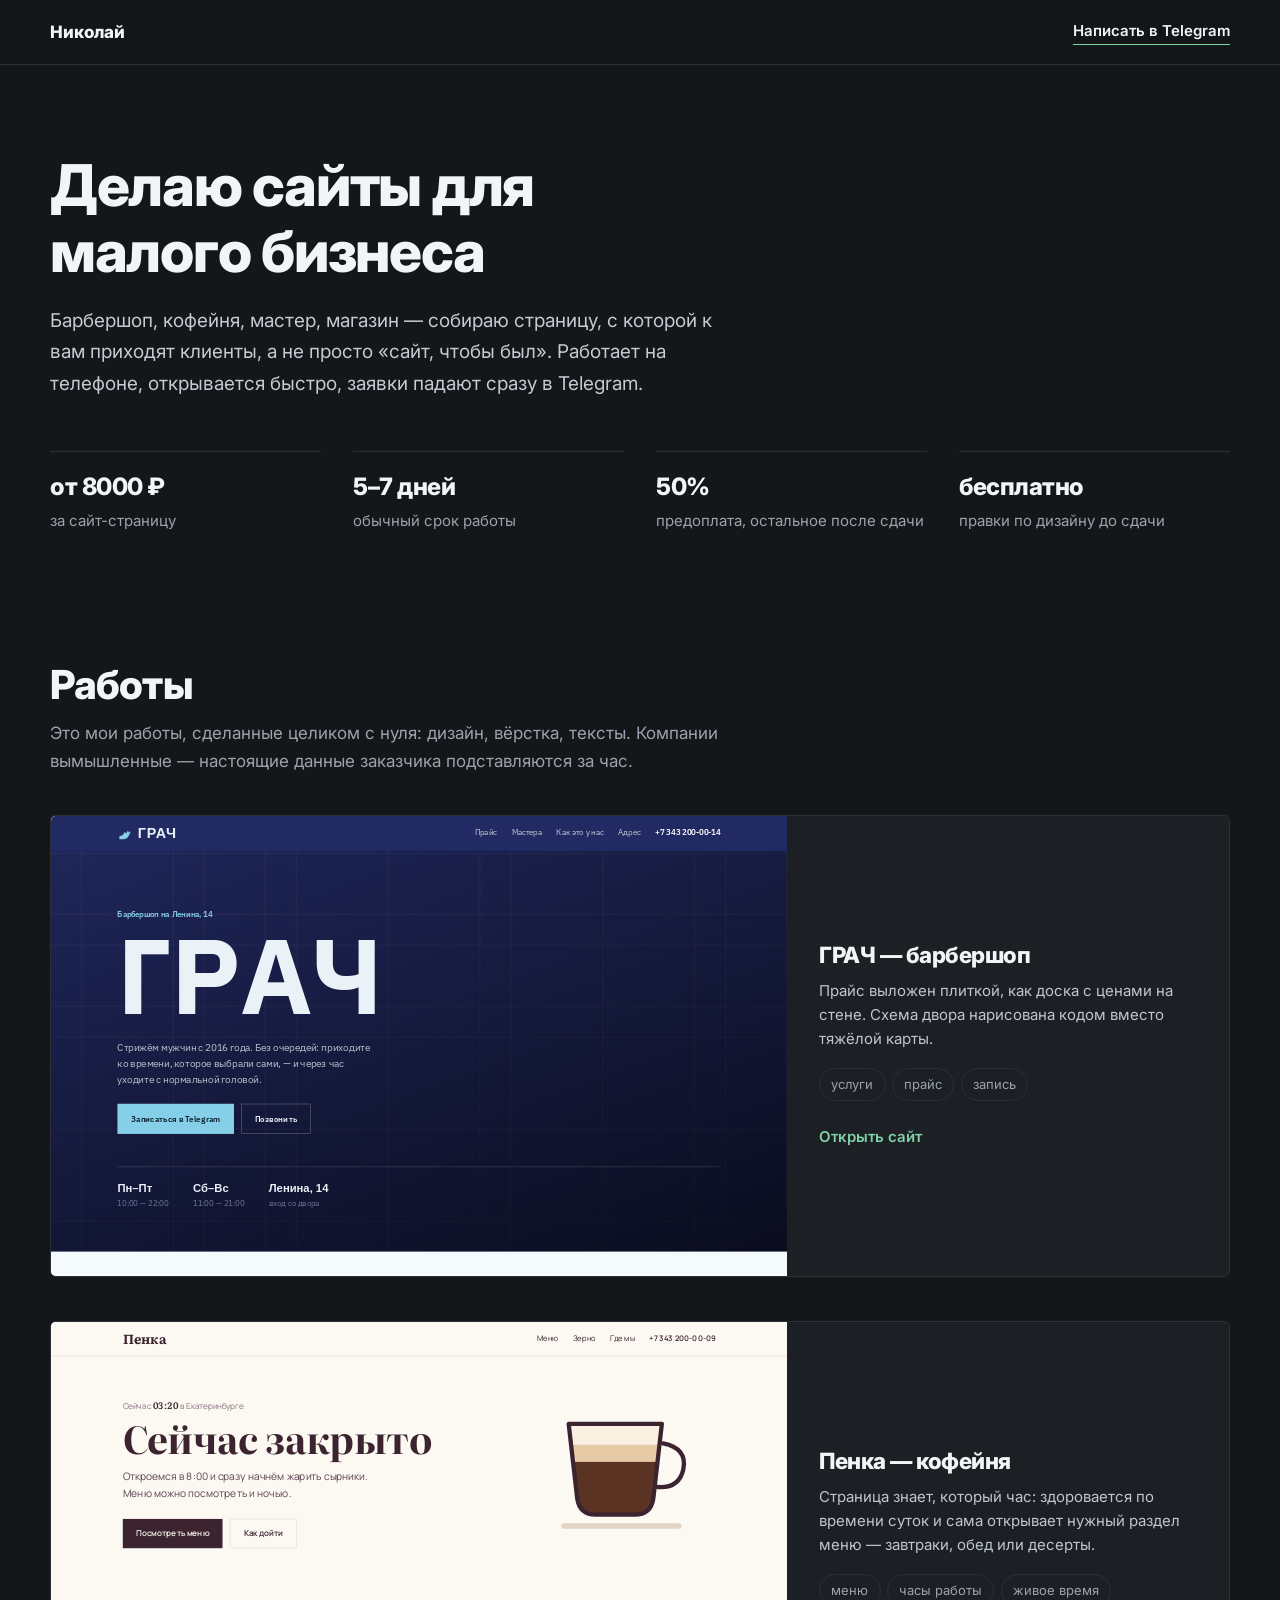
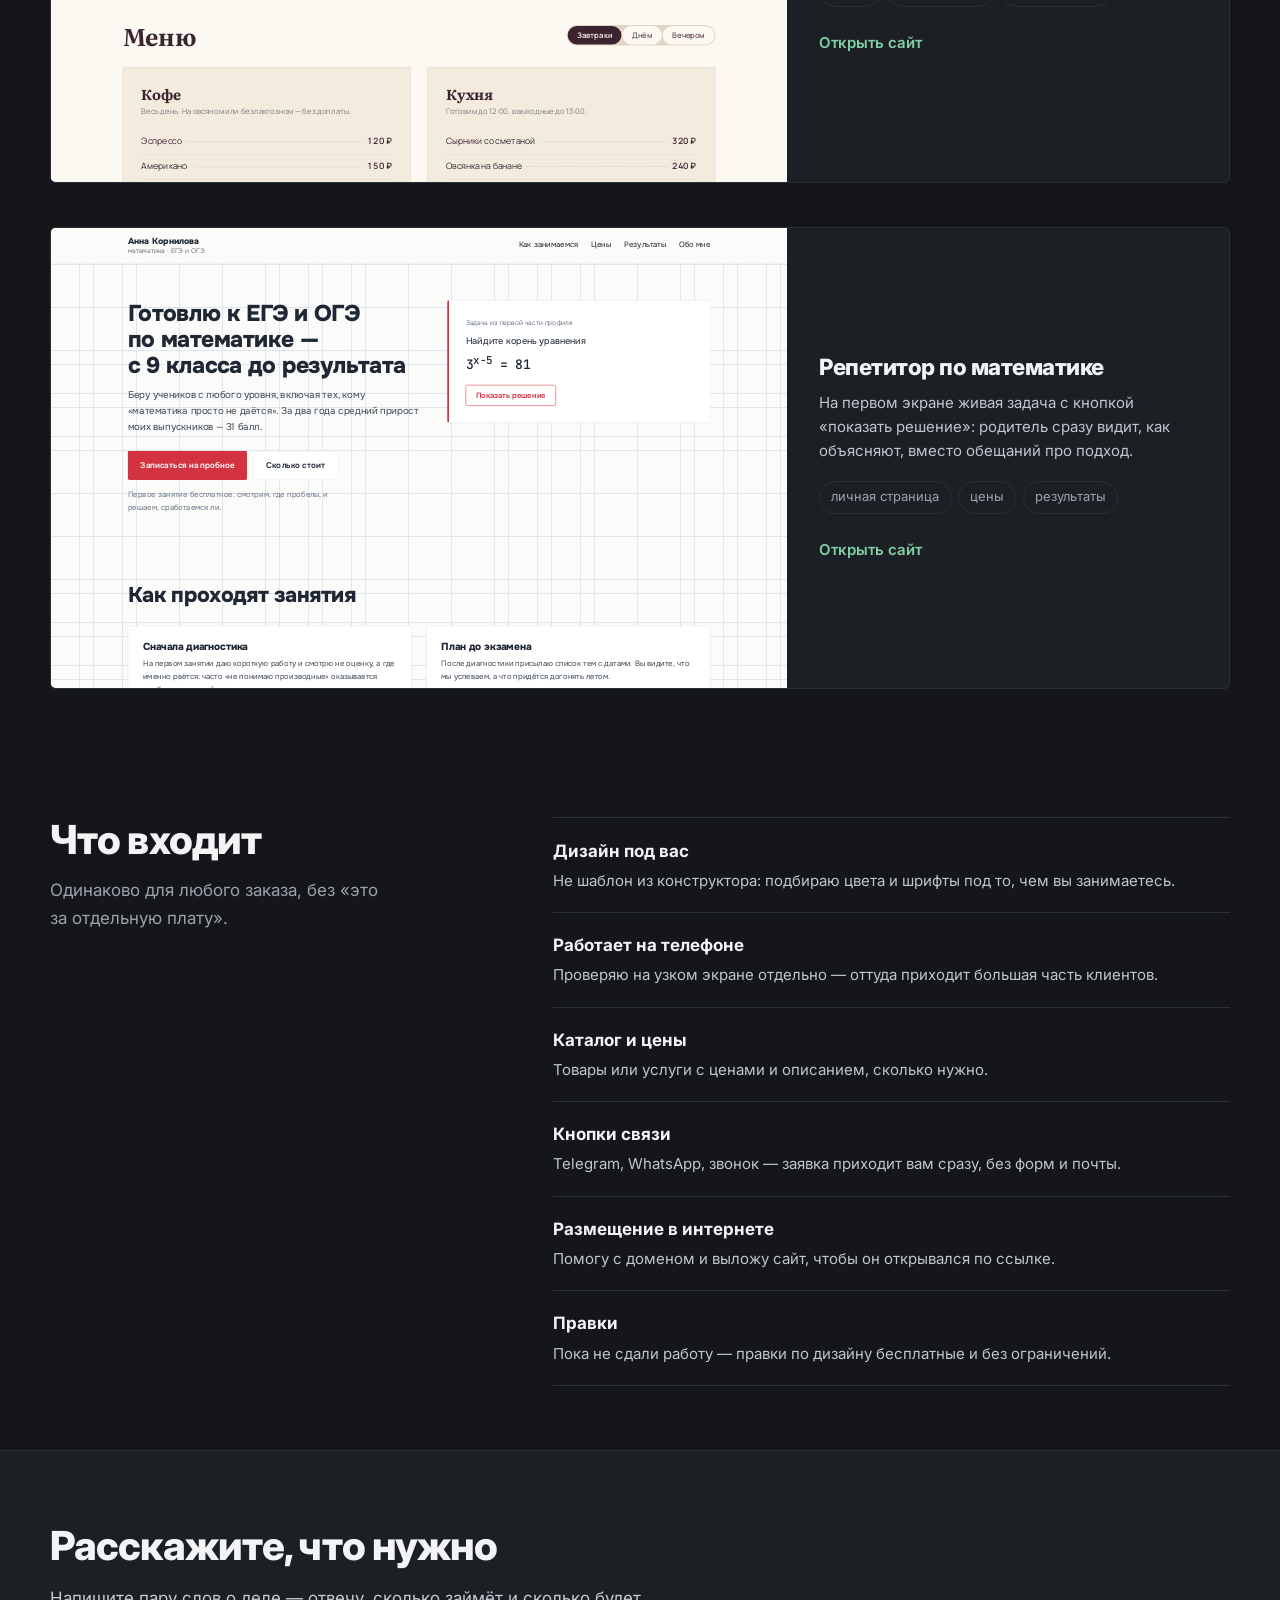
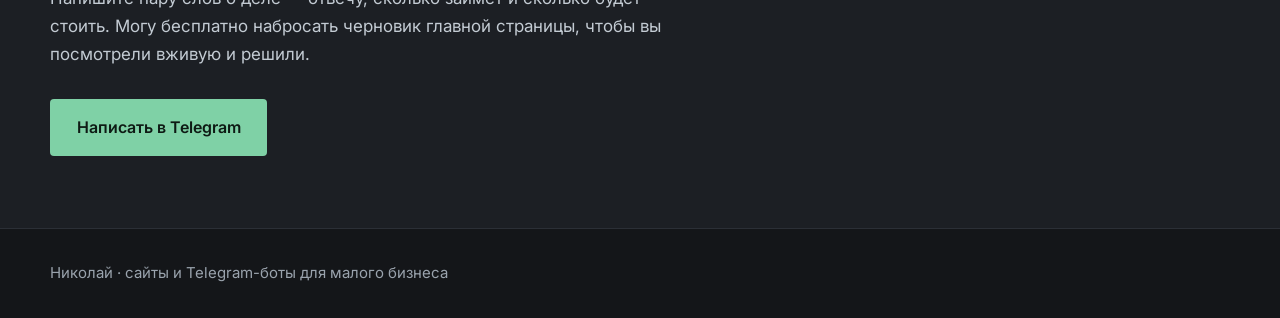
<file: index.html>
<!doctype html>
<html lang="ru">
<head>
<meta charset="utf-8">
<meta name="viewport" content="width=device-width, initial-scale=1">
<title>Николай — сайты для малого бизнеса</title>
<meta name="description" content="Делаю сайты и Telegram-ботов для малого бизнеса: дизайн, вёрстка, мобильная версия. Срок 5–7 дней, от 8000 ₽.">
<link rel="preconnect" href="https://fonts.googleapis.com">
<link rel="preconnect" href="https://fonts.gstatic.com" crossorigin>
<link href="https://fonts.googleapis.com/css2?family=Inter:wght@400;500;600;800&display=swap" rel="stylesheet">
<link rel="stylesheet" href="portfolio.css">
</head>
<body>

<a class="skip" href="#works">К работам</a>

<header class="bar">
  <div class="bar__in">
    <!-- ИМЯ: поменяй здесь -->
    <span class="bar__nm">Николай</span>
    <!-- КОНТАКТ: поменяй ссылку и текст на свой Telegram -->
    <a class="bar__tg" href="https://t.me/nikolay237">Написать в Telegram</a>
  </div>
</header>

<main>

  <section class="lead">
    <div class="wrap">
      <h1>Делаю сайты для малого бизнеса</h1>
      <p class="lead__p">Барбершоп, кофейня, мастер, магазин — собираю страницу, с которой
        к вам приходят клиенты, а не просто «сайт, чтобы был». Работает на телефоне,
        открывается быстро, заявки падают сразу в Telegram.</p>

      <dl class="facts">
        <div><dt>от 8000 ₽</dt><dd>за сайт-страницу</dd></div>
        <div><dt>5–7 дней</dt><dd>обычный срок работы</dd></div>
        <div><dt>50%</dt><dd>предоплата, остальное после сдачи</dd></div>
        <div><dt>бесплатно</dt><dd>правки по дизайну до сдачи</dd></div>
      </dl>
    </div>
  </section>

  <section class="works" id="works">
    <div class="wrap">
      <h2 class="h2">Работы</h2>
      <p class="h2sub">Это мои работы, сделанные целиком с нуля: дизайн, вёрстка,
        тексты. Компании вымышленные — настоящие данные заказчика подставляются за час.</p>

      <div class="grid">

        <article class="work">
          <a class="work__view" href="./barbershop/index.html" target="_blank" rel="noopener">
            <div class="work__frame">
              <iframe src="./barbershop/index.html" title="Сайт барбершопа ГРАЧ"
                      loading="lazy" tabindex="-1" scrolling="no"></iframe>
            </div>
          </a>
          <div class="work__txt">
            <h3>ГРАЧ — барбершоп</h3>
            <p>Прайс выложен плиткой, как доска с ценами на стене. Схема двора нарисована
              кодом вместо тяжёлой карты.</p>
            <ul class="tags"><li>услуги</li><li>прайс</li><li>запись</li></ul>
            <a class="work__go" href="./barbershop/index.html" target="_blank" rel="noopener">Открыть сайт</a>
          </div>
        </article>

        <article class="work">
          <a class="work__view" href="./penka/index.html" target="_blank" rel="noopener">
            <div class="work__frame">
              <iframe src="./penka/index.html" title="Сайт кофейни Пенка"
                      loading="lazy" tabindex="-1" scrolling="no"></iframe>
            </div>
          </a>
          <div class="work__txt">
            <h3>Пенка — кофейня</h3>
            <p>Страница знает, который час: здоровается по времени суток и сама открывает
              нужный раздел меню — завтраки, обед или десерты.</p>
            <ul class="tags"><li>меню</li><li>часы работы</li><li>живое время</li></ul>
            <a class="work__go" href="./penka/index.html" target="_blank" rel="noopener">Открыть сайт</a>
          </div>
        </article>

        <article class="work">
          <a class="work__view" href="./repetitor/index.html" target="_blank" rel="noopener">
            <div class="work__frame">
              <iframe src="./repetitor/index.html" title="Сайт репетитора по математике"
                      loading="lazy" tabindex="-1" scrolling="no"></iframe>
            </div>
          </a>
          <div class="work__txt">
            <h3>Репетитор по математике</h3>
            <p>На первом экране живая задача с кнопкой «показать решение»: родитель сразу
              видит, как объясняют, вместо обещаний про подход.</p>
            <ul class="tags"><li>личная страница</li><li>цены</li><li>результаты</li></ul>
            <a class="work__go" href="./repetitor/index.html" target="_blank" rel="noopener">Открыть сайт</a>
          </div>
        </article>

      </div>
    </div>
  </section>

  <section class="what">
    <div class="wrap what__in">
      <div>
        <h2 class="h2">Что входит</h2>
        <p class="what__lead">Одинаково для любого заказа, без «это за отдельную плату».</p>
      </div>
      <ul class="what__list">
        <li><b>Дизайн под вас</b>Не шаблон из конструктора: подбираю цвета и шрифты под то, чем вы занимаетесь.</li>
        <li><b>Работает на телефоне</b>Проверяю на узком экране отдельно — оттуда приходит большая часть клиентов.</li>
        <li><b>Каталог и цены</b>Товары или услуги с ценами и описанием, сколько нужно.</li>
        <li><b>Кнопки связи</b>Telegram, WhatsApp, звонок — заявка приходит вам сразу, без форм и почты.</li>
        <li><b>Размещение в интернете</b>Помогу с доменом и выложу сайт, чтобы он открывался по ссылке.</li>
        <li><b>Правки</b>Пока не сдали работу — правки по дизайну бесплатные и без ограничений.</li>
      </ul>
    </div>
  </section>

  <section class="cta" id="contact">
    <div class="wrap">
      <h2 class="h2 h2--light">Расскажите, что нужно</h2>
      <p class="cta__p">Напишите пару слов о деле — отвечу, сколько займёт и сколько будет
        стоить. Могу бесплатно набросать черновик главной страницы, чтобы вы посмотрели
        вживую и решили.</p>
      <div class="cta__act">
        <!-- КОНТАКТ: поменяй ссылку, если сменишь телеграм -->
        <a class="btn btn--solid" href="https://t.me/nikolay237">Написать в Telegram</a>
      </div>
    </div>
  </section>

</main>

<footer class="foot">
  <div class="wrap">
    <p>Николай · сайты и Telegram-боты для малого бизнеса</p>
  </div>
</footer>

<script src="portfolio.js"></script>
</body>
</html>
</file>
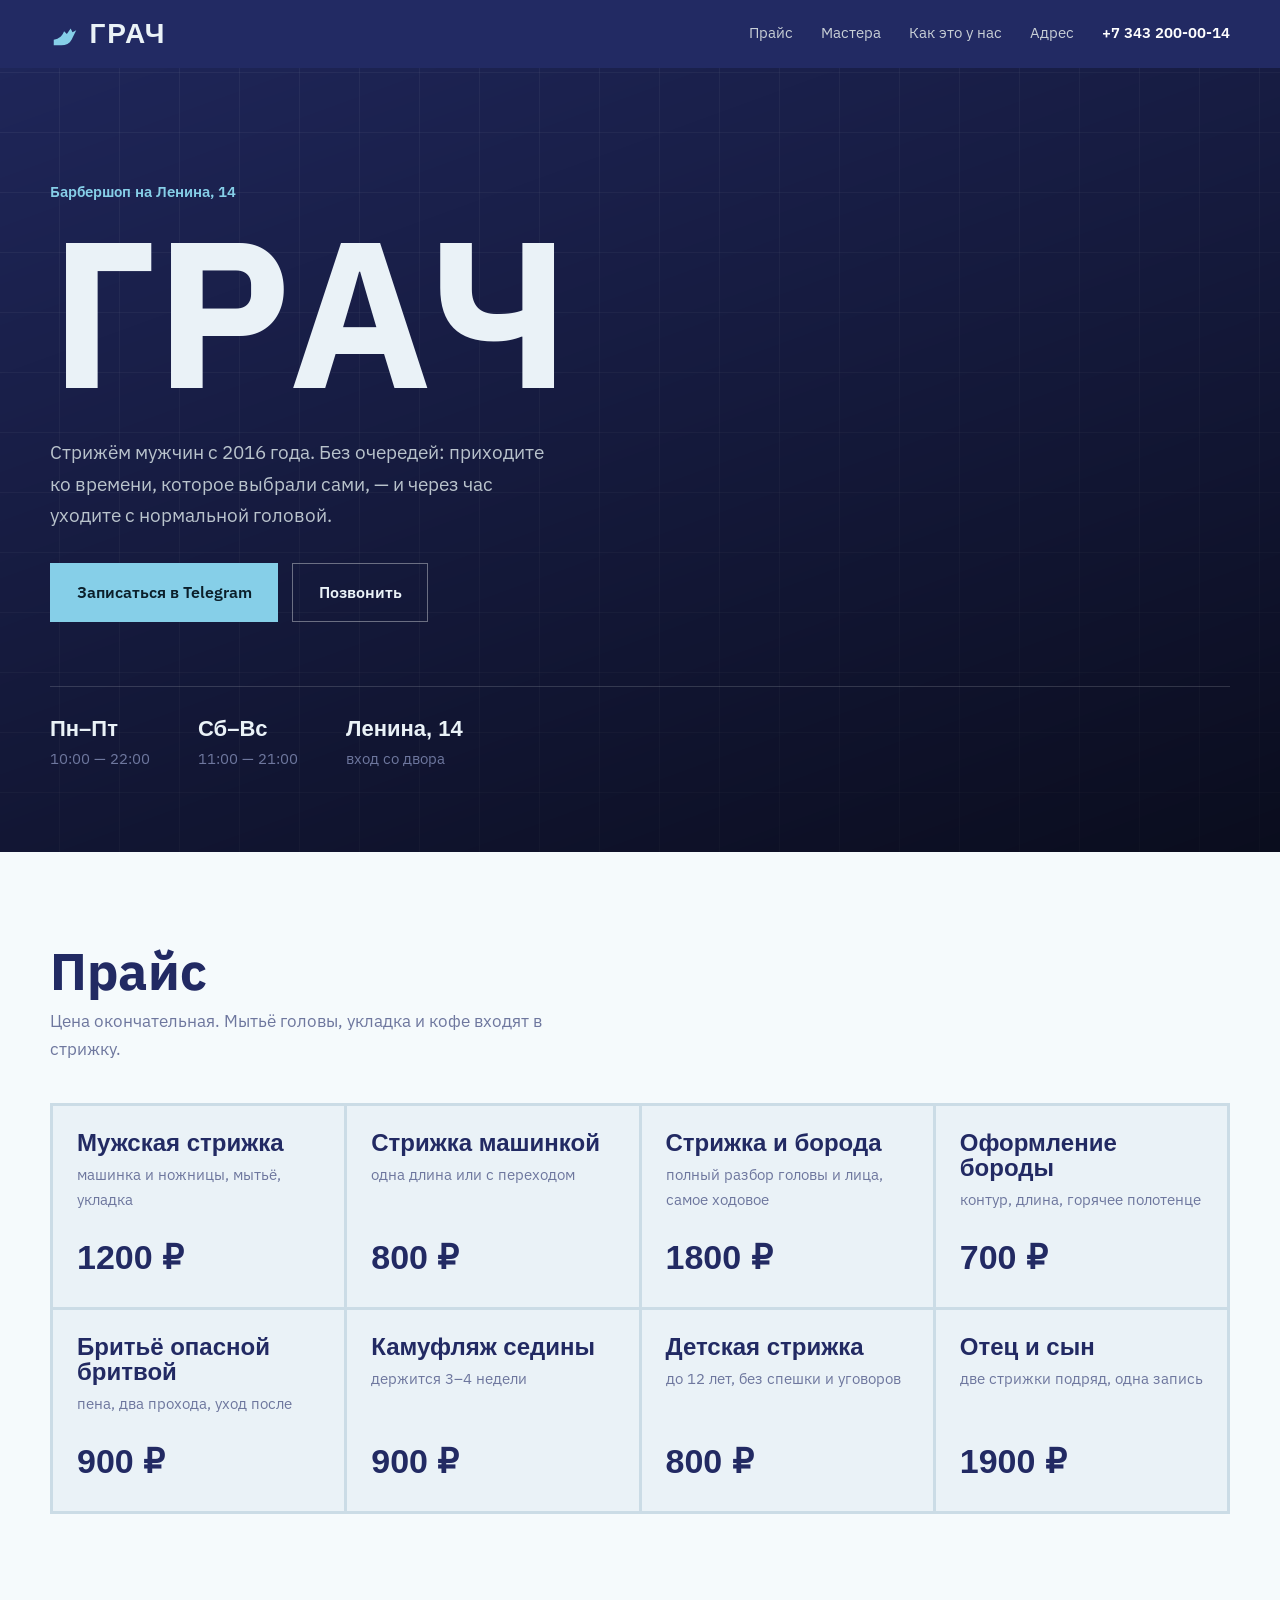
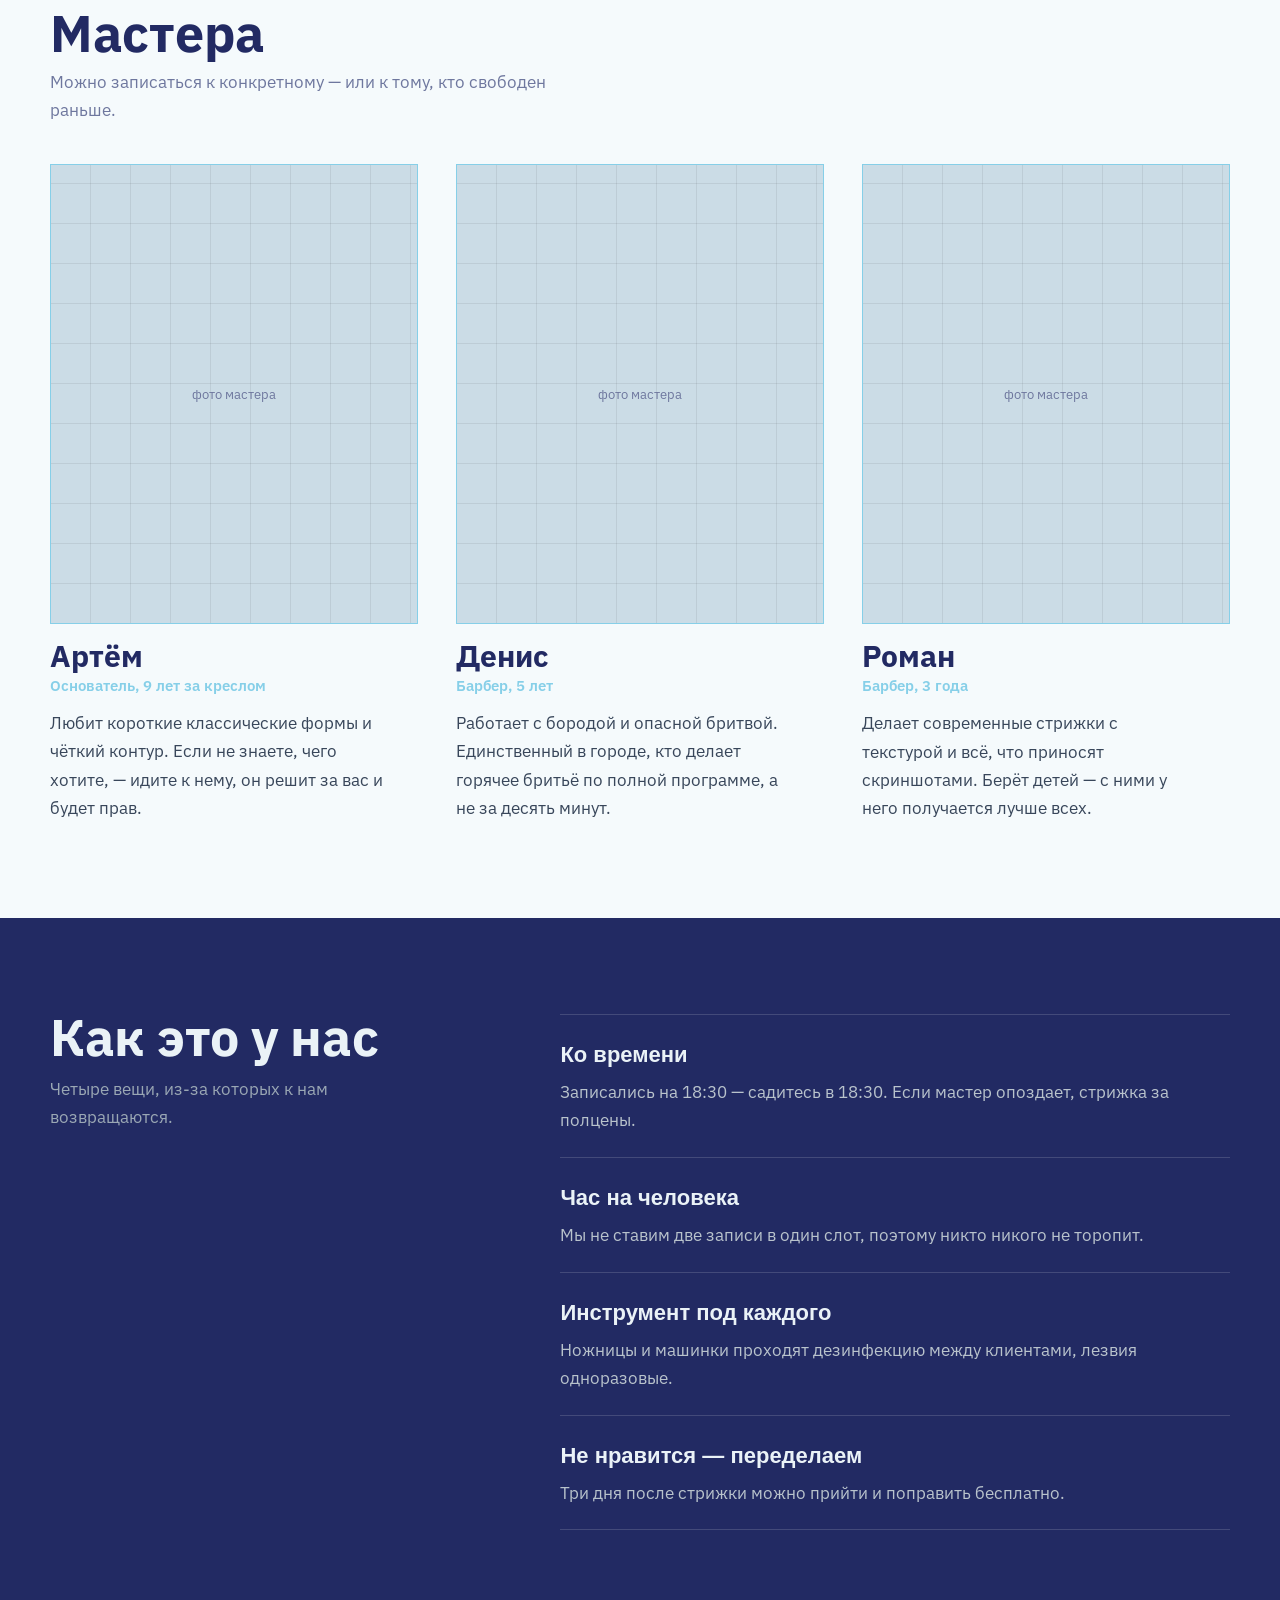
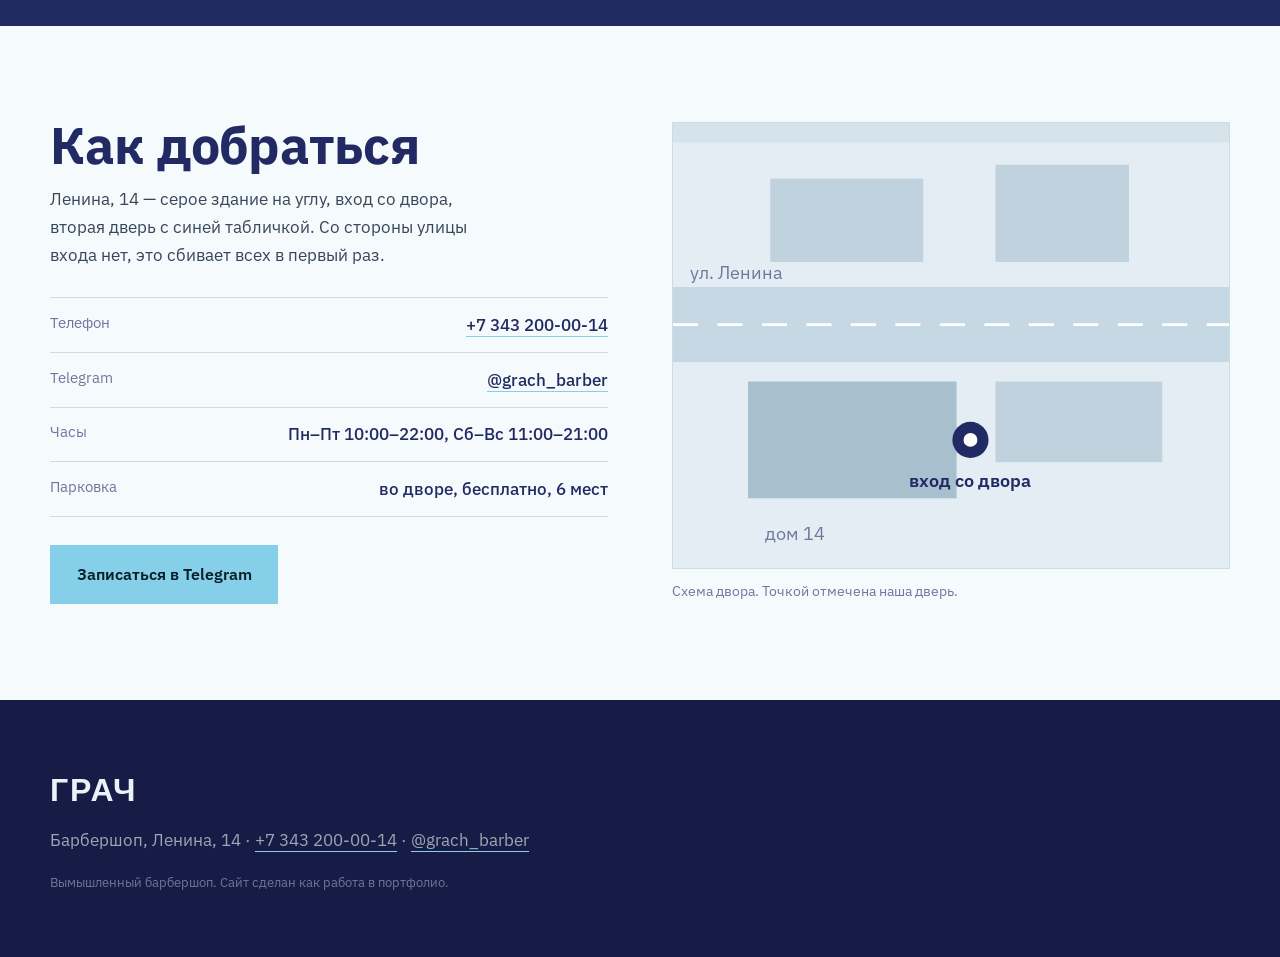
<file: barbershop/index.html>
<!doctype html>
<html lang="ru">
<head>
<meta charset="utf-8">
<meta name="viewport" content="width=device-width, initial-scale=1">
<title>ГРАЧ — барбершоп на Ленина, 14</title>
<meta name="description" content="Барбершоп ГРАЧ: мужские стрижки, борода, бритьё опасной бритвой. Ленина, 14. Запись в Telegram или по телефону.">
<link rel="preconnect" href="https://fonts.googleapis.com">
<link rel="preconnect" href="https://fonts.gstatic.com" crossorigin>
<link href="https://fonts.googleapis.com/css2?family=Big+Shoulders+Display:wght@500;700;900&family=IBM+Plex+Sans:wght@400;500;600&display=swap" rel="stylesheet">
<link rel="stylesheet" href="style.css">
</head>
<body>

<a class="skip" href="#price">К прайсу</a>

<header class="bar">
  <div class="bar__in">
    <a class="mark" href="#top">
      <svg class="mark__ico" viewBox="0 0 32 32" aria-hidden="true">
        <path d="M4 22c6-1 9-4 11-9l3 3 4-6 2 4 4-2-5 10c-2 4-6 6-11 6H4z"/>
      </svg>
      <span class="mark__txt">ГРАЧ</span>
    </a>

    <button class="burger" id="burger" aria-expanded="false" aria-controls="nav">
      <span></span><span></span><span></span>
      <em class="vh">Меню</em>
    </button>

    <nav class="nav" id="nav">
      <a href="#price">Прайс</a>
      <a href="#masters">Мастера</a>
      <a href="#how">Как это у нас</a>
      <a href="#where">Адрес</a>
      <a class="nav__tel" href="tel:+73432000014">+7 343 200-00-14</a>
    </nav>
  </div>
</header>

<main id="top">

  <section class="hero">
    <div class="hero__wall" aria-hidden="true"></div>
    <div class="hero__in">
      <p class="hero__over">Барбершоп на Ленина, 14</p>
      <h1 class="hero__name" id="heroName">ГРАЧ</h1>
      <p class="hero__lead">Стрижём мужчин с 2016 года. Без очередей: приходите ко времени,
        которое выбрали сами, — и через час уходите с нормальной головой.</p>

      <div class="hero__act">
        <a class="btn btn--accent" href="https://t.me/grach_barber">Записаться в Telegram</a>
        <a class="btn btn--ghost" href="tel:+73432000014">Позвонить</a>
      </div>

      <dl class="hours">
        <div><dt>Пн–Пт</dt><dd>10:00 — 22:00</dd></div>
        <div><dt>Сб–Вс</dt><dd>11:00 — 21:00</dd></div>
        <div><dt>Ленина, 14</dt><dd>вход со двора</dd></div>
      </dl>
    </div>
  </section>

  <section class="price" id="price">
    <div class="wrap">
      <h2 class="h2">Прайс</h2>
      <p class="h2sub">Цена окончательная. Мытьё головы, укладка и кофе входят в стрижку.</p>

      <ul class="tiles">
        <li class="tile"><span class="tile__n">Мужская стрижка</span><span class="tile__d">машинка и ножницы, мытьё, укладка</span><span class="tile__p">1200&nbsp;₽</span></li>
        <li class="tile"><span class="tile__n">Стрижка машинкой</span><span class="tile__d">одна длина или с переходом</span><span class="tile__p">800&nbsp;₽</span></li>
        <li class="tile"><span class="tile__n">Стрижка и борода</span><span class="tile__d">полный разбор головы и лица, самое ходовое</span><span class="tile__p">1800&nbsp;₽</span></li>
        <li class="tile"><span class="tile__n">Оформление бороды</span><span class="tile__d">контур, длина, горячее полотенце</span><span class="tile__p">700&nbsp;₽</span></li>
        <li class="tile"><span class="tile__n">Бритьё опасной бритвой</span><span class="tile__d">пена, два прохода, уход после</span><span class="tile__p">900&nbsp;₽</span></li>
        <li class="tile"><span class="tile__n">Камуфляж седины</span><span class="tile__d">держится 3–4 недели</span><span class="tile__p">900&nbsp;₽</span></li>
        <li class="tile"><span class="tile__n">Детская стрижка</span><span class="tile__d">до 12 лет, без спешки и уговоров</span><span class="tile__p">800&nbsp;₽</span></li>
        <li class="tile"><span class="tile__n">Отец и сын</span><span class="tile__d">две стрижки подряд, одна запись</span><span class="tile__p">1900&nbsp;₽</span></li>
      </ul>
    </div>
  </section>

  <section class="masters" id="masters">
    <div class="wrap">
      <h2 class="h2">Мастера</h2>
      <p class="h2sub">Можно записаться к конкретному — или к тому, кто свободен раньше.</p>

      <div class="crew">
        <article class="man">
          <div class="man__ph" role="img" aria-label="Фотография мастера Артёма">
            <span class="man__note">фото мастера</span>
          </div>
          <h3 class="man__nm">Артём</h3>
          <p class="man__rl">Основатель, 9 лет за креслом</p>
          <p class="man__tx">Любит короткие классические формы и чёткий контур. Если не знаете,
            чего хотите, — идите к нему, он решит за вас и будет прав.</p>
        </article>

        <article class="man">
          <div class="man__ph" role="img" aria-label="Фотография мастера Дениса">
            <span class="man__note">фото мастера</span>
          </div>
          <h3 class="man__nm">Денис</h3>
          <p class="man__rl">Барбер, 5 лет</p>
          <p class="man__tx">Работает с бородой и опасной бритвой. Единственный в городе,
            кто делает горячее бритьё по полной программе, а не за десять минут.</p>
        </article>

        <article class="man">
          <div class="man__ph" role="img" aria-label="Фотография мастера Романа">
            <span class="man__note">фото мастера</span>
          </div>
          <h3 class="man__nm">Роман</h3>
          <p class="man__rl">Барбер, 3 года</p>
          <p class="man__tx">Делает современные стрижки с текстурой и всё, что приносят
            скриншотами. Берёт детей — с ними у него получается лучше всех.</p>
        </article>
      </div>
    </div>
  </section>

  <section class="how" id="how">
    <div class="wrap how__in">
      <div>
        <h2 class="h2 h2--light">Как это у нас</h2>
        <p class="how__lead">Четыре вещи, из-за которых к нам возвращаются.</p>
      </div>
      <ul class="facts">
        <li><b>Ко времени</b>Записались на 18:30 — садитесь в 18:30. Если мастер опоздает, стрижка за полцены.</li>
        <li><b>Час на человека</b>Мы не ставим две записи в один слот, поэтому никто никого не торопит.</li>
        <li><b>Инструмент под каждого</b>Ножницы и машинки проходят дезинфекцию между клиентами, лезвия одноразовые.</li>
        <li><b>Не нравится — переделаем</b>Три дня после стрижки можно прийти и поправить бесплатно.</li>
      </ul>
    </div>
  </section>

  <section class="where" id="where">
    <div class="wrap where__in">
      <div class="where__txt">
        <h2 class="h2">Как добраться</h2>
        <p>Ленина, 14 — серое здание на углу, вход со двора, вторая дверь с синей табличкой.
          Со стороны улицы входа нет, это сбивает всех в первый раз.</p>
        <dl class="where__list">
          <div><dt>Телефон</dt><dd><a href="tel:+73432000014">+7 343 200-00-14</a></dd></div>
          <div><dt>Telegram</dt><dd><a href="https://t.me/grach_barber">@grach_barber</a></dd></div>
          <div><dt>Часы</dt><dd>Пн–Пт 10:00–22:00, Сб–Вс 11:00–21:00</dd></div>
          <div><dt>Парковка</dt><dd>во дворе, бесплатно, 6 мест</dd></div>
        </dl>
        <a class="btn btn--accent" href="https://t.me/grach_barber">Записаться в Telegram</a>
      </div>

      <div class="where__map">
        <svg viewBox="0 0 400 320" role="img" aria-label="Схема: барбершоп во дворе дома 14 на улице Ленина">
          <rect width="400" height="320" fill="#E3EDF3"/>
          <rect x="0" y="118" width="400" height="54" fill="#C6D8E3"/>
          <line x1="0" y1="145" x2="400" y2="145" stroke="#fff" stroke-width="2" stroke-dasharray="18 14"/>
          <rect x="0" y="0" width="400" height="14" fill="#D5E3EB"/>
          <rect x="54" y="186" width="150" height="84" fill="#A8BFCE"/>
          <rect x="232" y="186" width="120" height="58" fill="#BFD2DE"/>
          <rect x="232" y="30" width="96" height="70" fill="#BFD2DE"/>
          <rect x="70" y="40" width="110" height="60" fill="#BFD2DE"/>
          <circle cx="214" cy="228" r="13" fill="#222A63"/>
          <circle cx="214" cy="228" r="5" fill="#fff"/>
          <text x="214" y="262" font-family="IBM Plex Sans, sans-serif" font-size="13" font-weight="600" fill="#222A63" text-anchor="middle">вход со двора</text>
          <text x="12" y="112" font-family="IBM Plex Sans, sans-serif" font-size="13" fill="#6E779E">ул. Ленина</text>
          <text x="66" y="300" font-family="IBM Plex Sans, sans-serif" font-size="13" fill="#6E779E">дом 14</text>
        </svg>
        <p class="where__cap">Схема двора. Точкой отмечена наша дверь.</p>
      </div>
    </div>
  </section>

</main>

<footer class="foot">
  <div class="wrap foot__in">
    <span class="foot__mark">ГРАЧ</span>
    <p>Барбершоп, Ленина, 14 · <a href="tel:+73432000014">+7 343 200-00-14</a> · <a href="https://t.me/grach_barber">@grach_barber</a></p>
    <p class="foot__fine">Вымышленный барбершоп. Сайт сделан как работа в портфолио.</p>
  </div>
</footer>

<script src="script.js"></script>
</body>
</html>
</file>
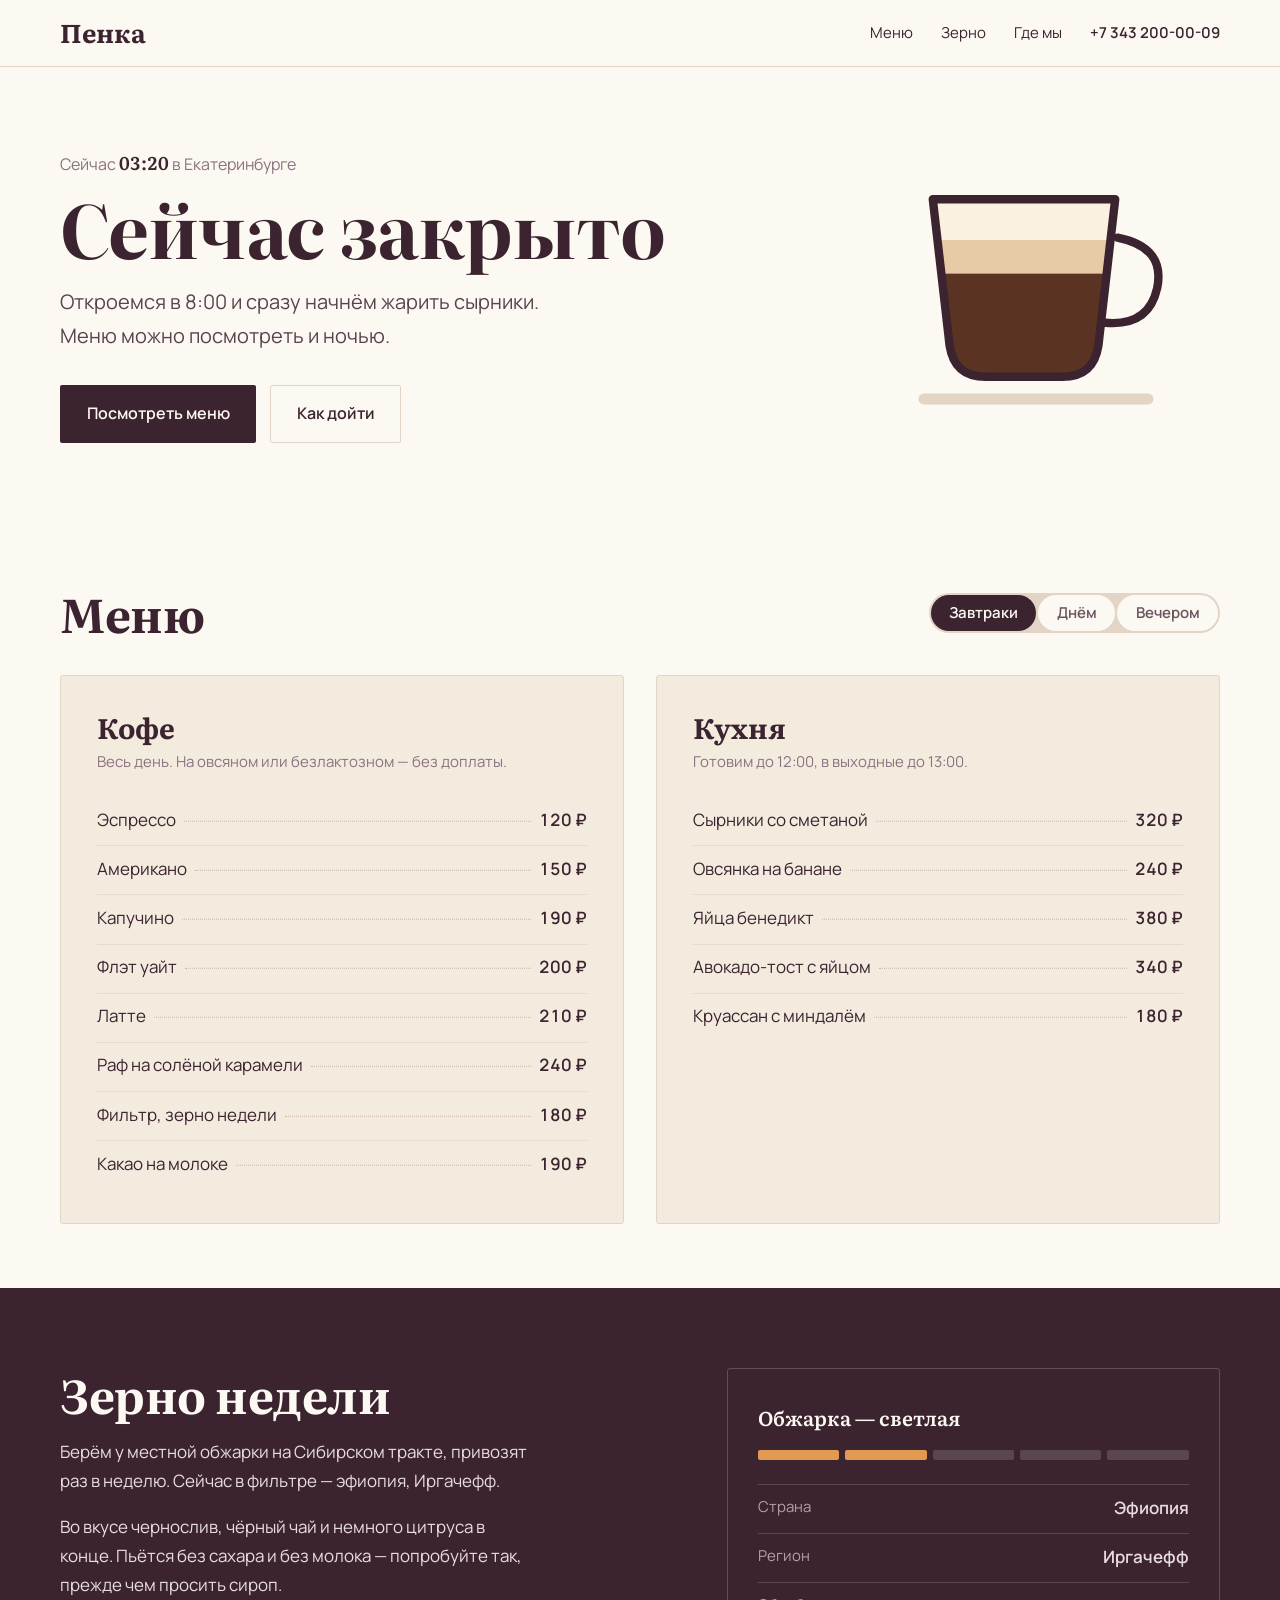
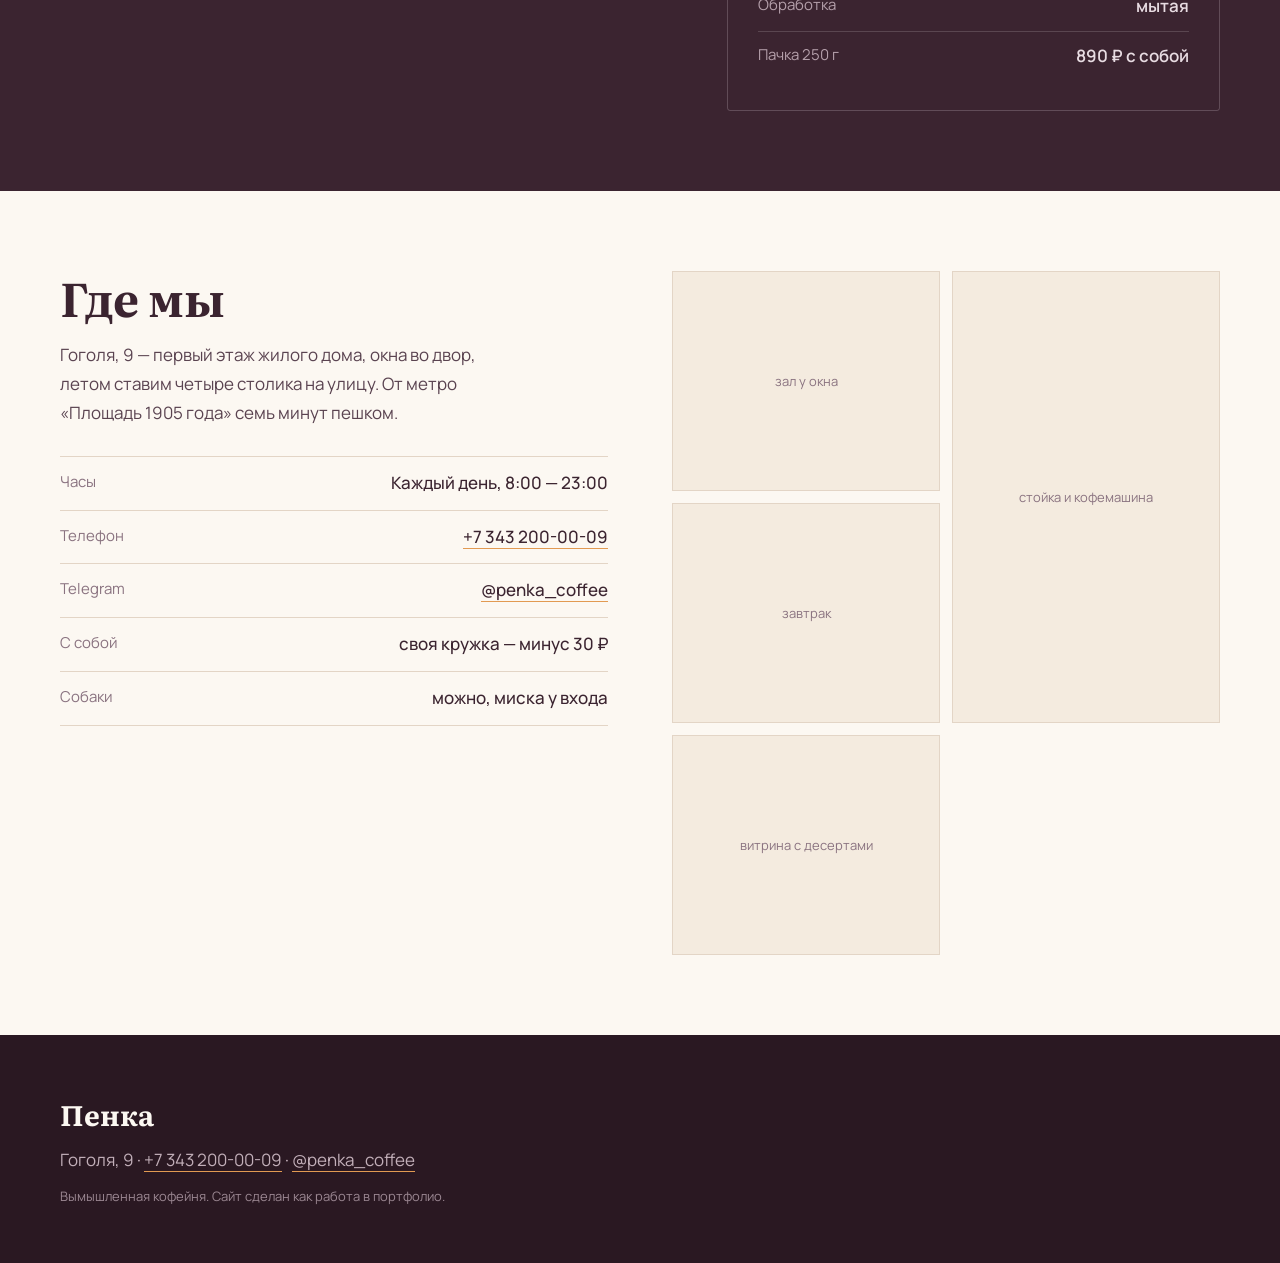
<file: penka/index.html>
<!doctype html>
<html lang="ru">
<head>
<meta charset="utf-8">
<meta name="viewport" content="width=device-width, initial-scale=1">
<title>Пенка — кофейня на Гоголя, 9</title>
<meta name="description" content="Кофейня «Пенка»: завтраки до полудня, обед, вечерние десерты. Гоголя, 9. Работаем с 8:00 до 23:00.">
<link rel="preconnect" href="https://fonts.googleapis.com">
<link rel="preconnect" href="https://fonts.gstatic.com" crossorigin>
<link href="https://fonts.googleapis.com/css2?family=Literata:opsz,wght@7..72,400;7..72,600;7..72,700&family=Manrope:wght@400;500;600&display=swap" rel="stylesheet">
<link rel="stylesheet" href="style.css">
</head>
<body>

<a class="skip" href="#menu">К меню</a>

<header class="top">
  <div class="top__in">
    <a class="logo" href="#start">Пенка</a>
    <button class="burger" id="burger" aria-expanded="false" aria-controls="nav">
      <span></span><span></span><span></span><em class="vh">Меню</em>
    </button>
    <nav class="nav" id="nav">
      <a href="#menu">Меню</a>
      <a href="#beans">Зерно</a>
      <a href="#place">Где мы</a>
      <a class="nav__ph" href="tel:+73432000009">+7 343 200-00-09</a>
    </nav>
  </div>
</header>

<main id="start">

  <section class="now">
    <div class="wrap now__in">
      <div class="now__left">
        <p class="now__clock">
          Сейчас <time id="clock">—:—</time> <span id="dayword">в Екатеринбурге</span>
        </p>
        <h1 class="now__head" id="nowHead">Доброе утро</h1>
        <p class="now__say" id="nowSay">Загружаем часы…</p>

        <div class="now__act">
          <a class="btn btn--solid" href="#menu">Посмотреть меню</a>
          <a class="btn btn--line" href="#place">Как дойти</a>
        </div>
      </div>

      <aside class="cup" aria-hidden="true">
        <svg viewBox="0 0 250 212" class="cup__svg">
          <defs>
            <clipPath id="cupInside">
              <path d="M34 26 H186 L172 148 Q168 174 142 174 H78 Q52 174 48 148 Z"/>
            </clipPath>
          </defs>
          <path d="M188 58 q40 8 33 42 q-7 32 -43 29" fill="none"
                stroke="var(--espresso)" stroke-width="7" stroke-linecap="round"/>
          <g clip-path="url(#cupInside)">
            <rect x="0" y="20" width="250" height="40" fill="#FBF1E2"/>
            <rect x="0" y="60" width="250" height="28" fill="#E7CBA6"/>
            <rect x="0" y="88" width="250" height="120" fill="#5B3322"/>
          </g>
          <path d="M34 26 H186 L172 148 Q168 174 142 174 H78 Q52 174 48 148 Z"
                fill="none" stroke="var(--espresso)" stroke-width="7" stroke-linejoin="round"/>
          <rect x="22" y="188" width="196" height="9" rx="4.5" fill="var(--line)"/>
        </svg>
      </aside>
    </div>
  </section>

  <section class="menu" id="menu">
    <div class="wrap">
      <div class="menu__head">
        <h2 class="h2">Меню</h2>
        <div class="switch" role="tablist" aria-label="Время дня">
          <button role="tab" id="tab-morning" aria-controls="p-morning" data-slot="morning">Завтраки</button>
          <button role="tab" id="tab-day" aria-controls="p-day" data-slot="day">Днём</button>
          <button role="tab" id="tab-evening" aria-controls="p-evening" data-slot="evening">Вечером</button>
        </div>
      </div>

      <div class="menu__grid">
        <div class="card">
          <h3 class="card__h">Кофе</h3>
          <p class="card__note">Весь день. На овсяном или безлактозном — без доплаты.</p>
          <ul class="list">
            <li><span>Эспрессо</span><i></i><b>120&nbsp;₽</b></li>
            <li><span>Американо</span><i></i><b>150&nbsp;₽</b></li>
            <li><span>Капучино</span><i></i><b>190&nbsp;₽</b></li>
            <li><span>Флэт уайт</span><i></i><b>200&nbsp;₽</b></li>
            <li><span>Латте</span><i></i><b>210&nbsp;₽</b></li>
            <li><span>Раф на солёной карамели</span><i></i><b>240&nbsp;₽</b></li>
            <li><span>Фильтр, зерно недели</span><i></i><b>180&nbsp;₽</b></li>
            <li><span>Какао на молоке</span><i></i><b>190&nbsp;₽</b></li>
          </ul>
        </div>

        <div class="card">
          <h3 class="card__h" id="kitchenH">Кухня</h3>

          <div class="pane" id="p-morning" role="tabpanel" aria-labelledby="tab-morning">
            <p class="card__note">Готовим до 12:00, в выходные до 13:00.</p>
            <ul class="list">
              <li><span>Сырники со сметаной</span><i></i><b>320&nbsp;₽</b></li>
              <li><span>Овсянка на банане</span><i></i><b>240&nbsp;₽</b></li>
              <li><span>Яйца бенедикт</span><i></i><b>380&nbsp;₽</b></li>
              <li><span>Авокадо-тост с яйцом</span><i></i><b>340&nbsp;₽</b></li>
              <li><span>Круассан с миндалём</span><i></i><b>180&nbsp;₽</b></li>
            </ul>
          </div>

          <div class="pane" id="p-day" role="tabpanel" aria-labelledby="tab-day" hidden>
            <p class="card__note">С 12:00 до 18:00. Суп меняется каждый день.</p>
            <ul class="list">
              <li><span>Суп дня</span><i></i><b>290&nbsp;₽</b></li>
              <li><span>Паста карбонара</span><i></i><b>420&nbsp;₽</b></li>
              <li><span>Сэндвич с индейкой</span><i></i><b>350&nbsp;₽</b></li>
              <li><span>Салат с киноа и свёклой</span><i></i><b>380&nbsp;₽</b></li>
              <li><span>Тыквенный крем-суп</span><i></i><b>310&nbsp;₽</b></li>
            </ul>
          </div>

          <div class="pane" id="p-evening" role="tabpanel" aria-labelledby="tab-evening" hidden>
            <p class="card__note">С 18:00 до закрытия. Кухня работает до 22:30.</p>
            <ul class="list">
              <li><span>Чизкейк</span><i></i><b>280&nbsp;₽</b></li>
              <li><span>Тирамису</span><i></i><b>300&nbsp;₽</b></li>
              <li><span>Медовик</span><i></i><b>260&nbsp;₽</b></li>
              <li><span>Какао с маршмеллоу</span><i></i><b>220&nbsp;₽</b></li>
              <li><span>Чайник облепихи с имбирём</span><i></i><b>390&nbsp;₽</b></li>
            </ul>
          </div>
        </div>
      </div>
    </div>
  </section>

  <section class="beans" id="beans">
    <div class="wrap beans__in">
      <div>
        <h2 class="h2 h2--on-dark">Зерно недели</h2>
        <p class="beans__lead">Берём у местной обжарки на Сибирском тракте, привозят раз
          в неделю. Сейчас в фильтре — эфиопия, Иргачефф.</p>
        <p class="beans__lead">Во вкусе чернослив, чёрный чай и немного цитруса в конце.
          Пьётся без сахара и без молока — попробуйте так, прежде чем просить сироп.</p>
      </div>

      <div class="roast">
        <p class="roast__cap">Обжарка — светлая</p>
        <div class="roast__bar">
          <span class="roast__step is-on"></span>
          <span class="roast__step is-on"></span>
          <span class="roast__step"></span>
          <span class="roast__step"></span>
          <span class="roast__step"></span>
        </div>
        <dl class="roast__facts">
          <div><dt>Страна</dt><dd>Эфиопия</dd></div>
          <div><dt>Регион</dt><dd>Иргачефф</dd></div>
          <div><dt>Обработка</dt><dd>мытая</dd></div>
          <div><dt>Пачка 250 г</dt><dd>890&nbsp;₽ с собой</dd></div>
        </dl>
      </div>
    </div>
  </section>

  <section class="place" id="place">
    <div class="wrap place__in">
      <div>
        <h2 class="h2">Где мы</h2>
        <p class="place__tx">Гоголя, 9 — первый этаж жилого дома, окна во двор, летом ставим
          четыре столика на улицу. От метро «Площадь 1905 года» семь минут пешком.</p>
        <dl class="place__list">
          <div><dt>Часы</dt><dd>Каждый день, 8:00 — 23:00</dd></div>
          <div><dt>Телефон</dt><dd><a href="tel:+73432000009">+7 343 200-00-09</a></dd></div>
          <div><dt>Telegram</dt><dd><a href="https://t.me/penka_coffee">@penka_coffee</a></dd></div>
          <div><dt>С собой</dt><dd>своя кружка — минус 30&nbsp;₽</dd></div>
          <div><dt>Собаки</dt><dd>можно, миска у входа</dd></div>
        </dl>
      </div>

      <div class="shots">
        <figure class="shot"><span>зал у окна</span></figure>
        <figure class="shot shot--tall"><span>стойка и кофемашина</span></figure>
        <figure class="shot"><span>завтрак</span></figure>
        <figure class="shot"><span>витрина с десертами</span></figure>
      </div>
    </div>
  </section>

</main>

<footer class="foot">
  <div class="wrap">
    <p class="foot__logo">Пенка</p>
    <p>Гоголя, 9 · <a href="tel:+73432000009">+7 343 200-00-09</a> · <a href="https://t.me/penka_coffee">@penka_coffee</a></p>
    <p class="foot__fine">Вымышленная кофейня. Сайт сделан как работа в портфолио.</p>
  </div>
</footer>

<script src="script.js"></script>
</body>
</html>
</file>
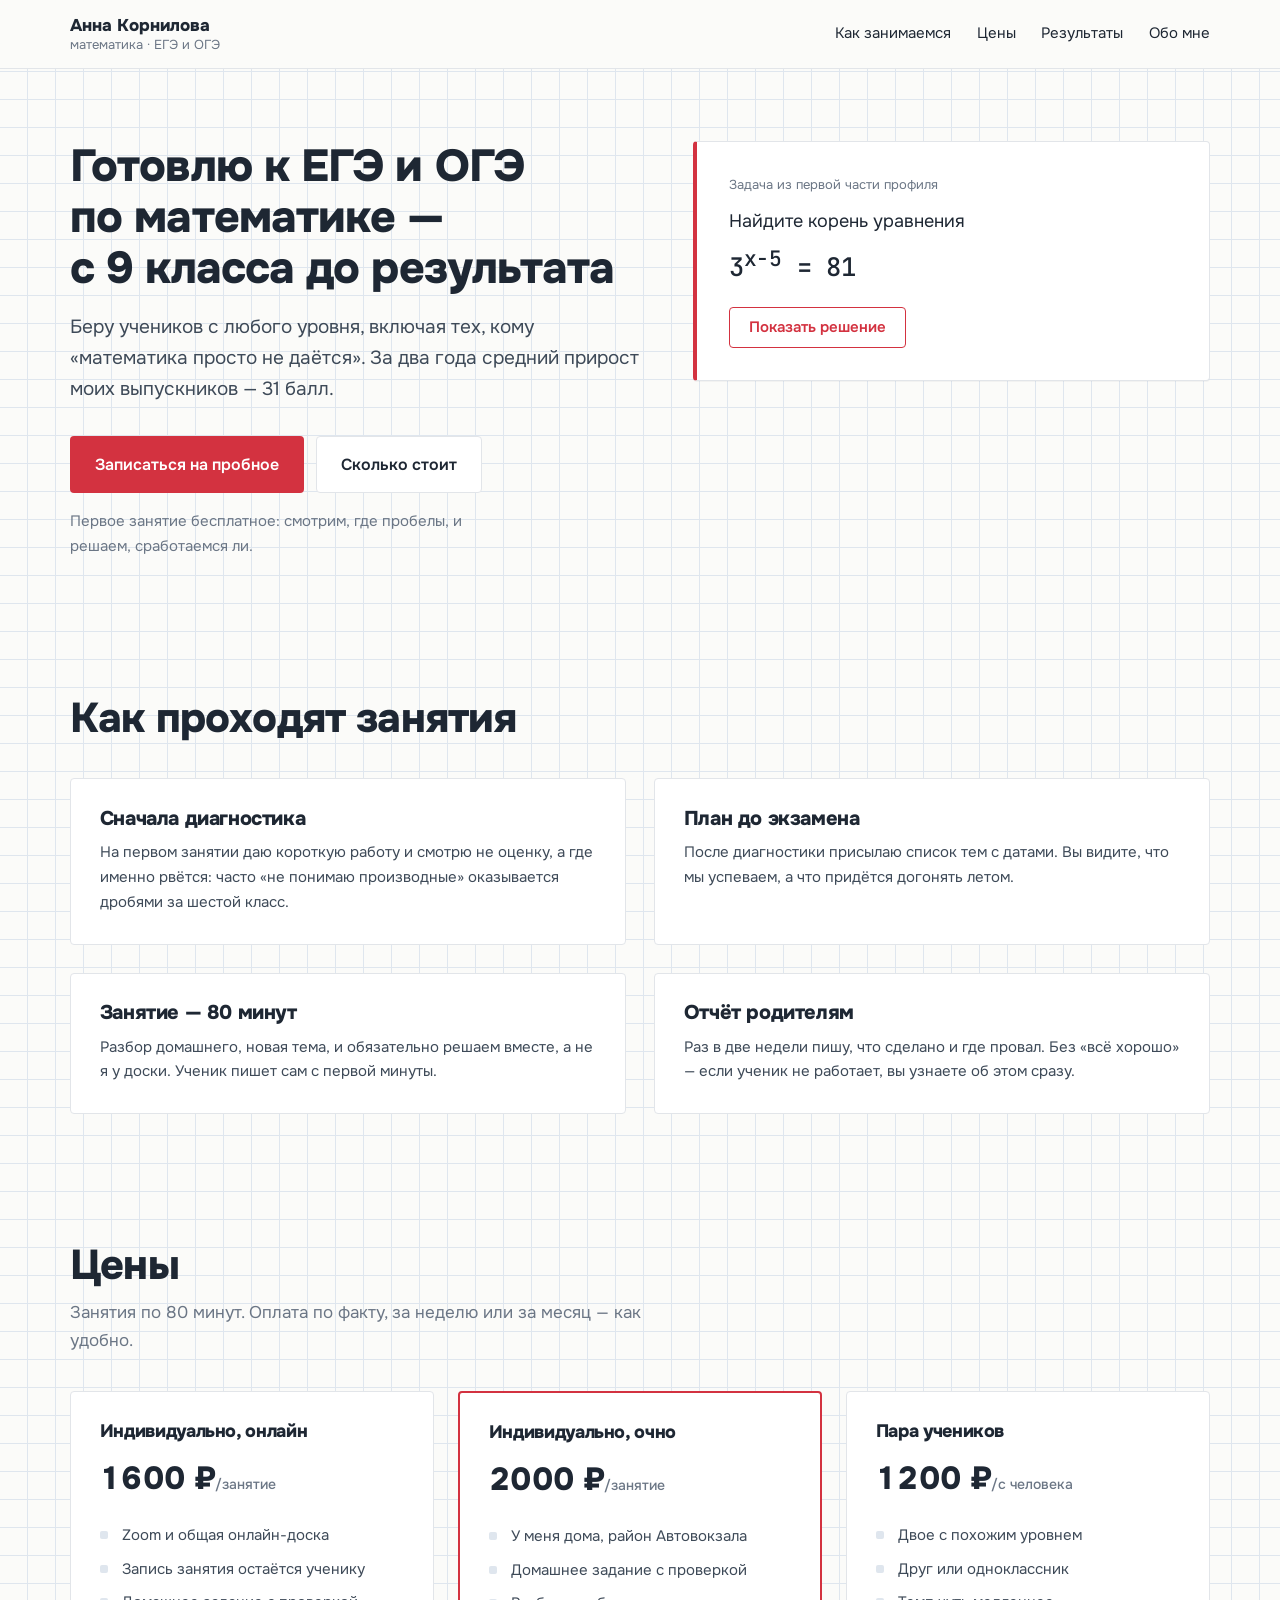
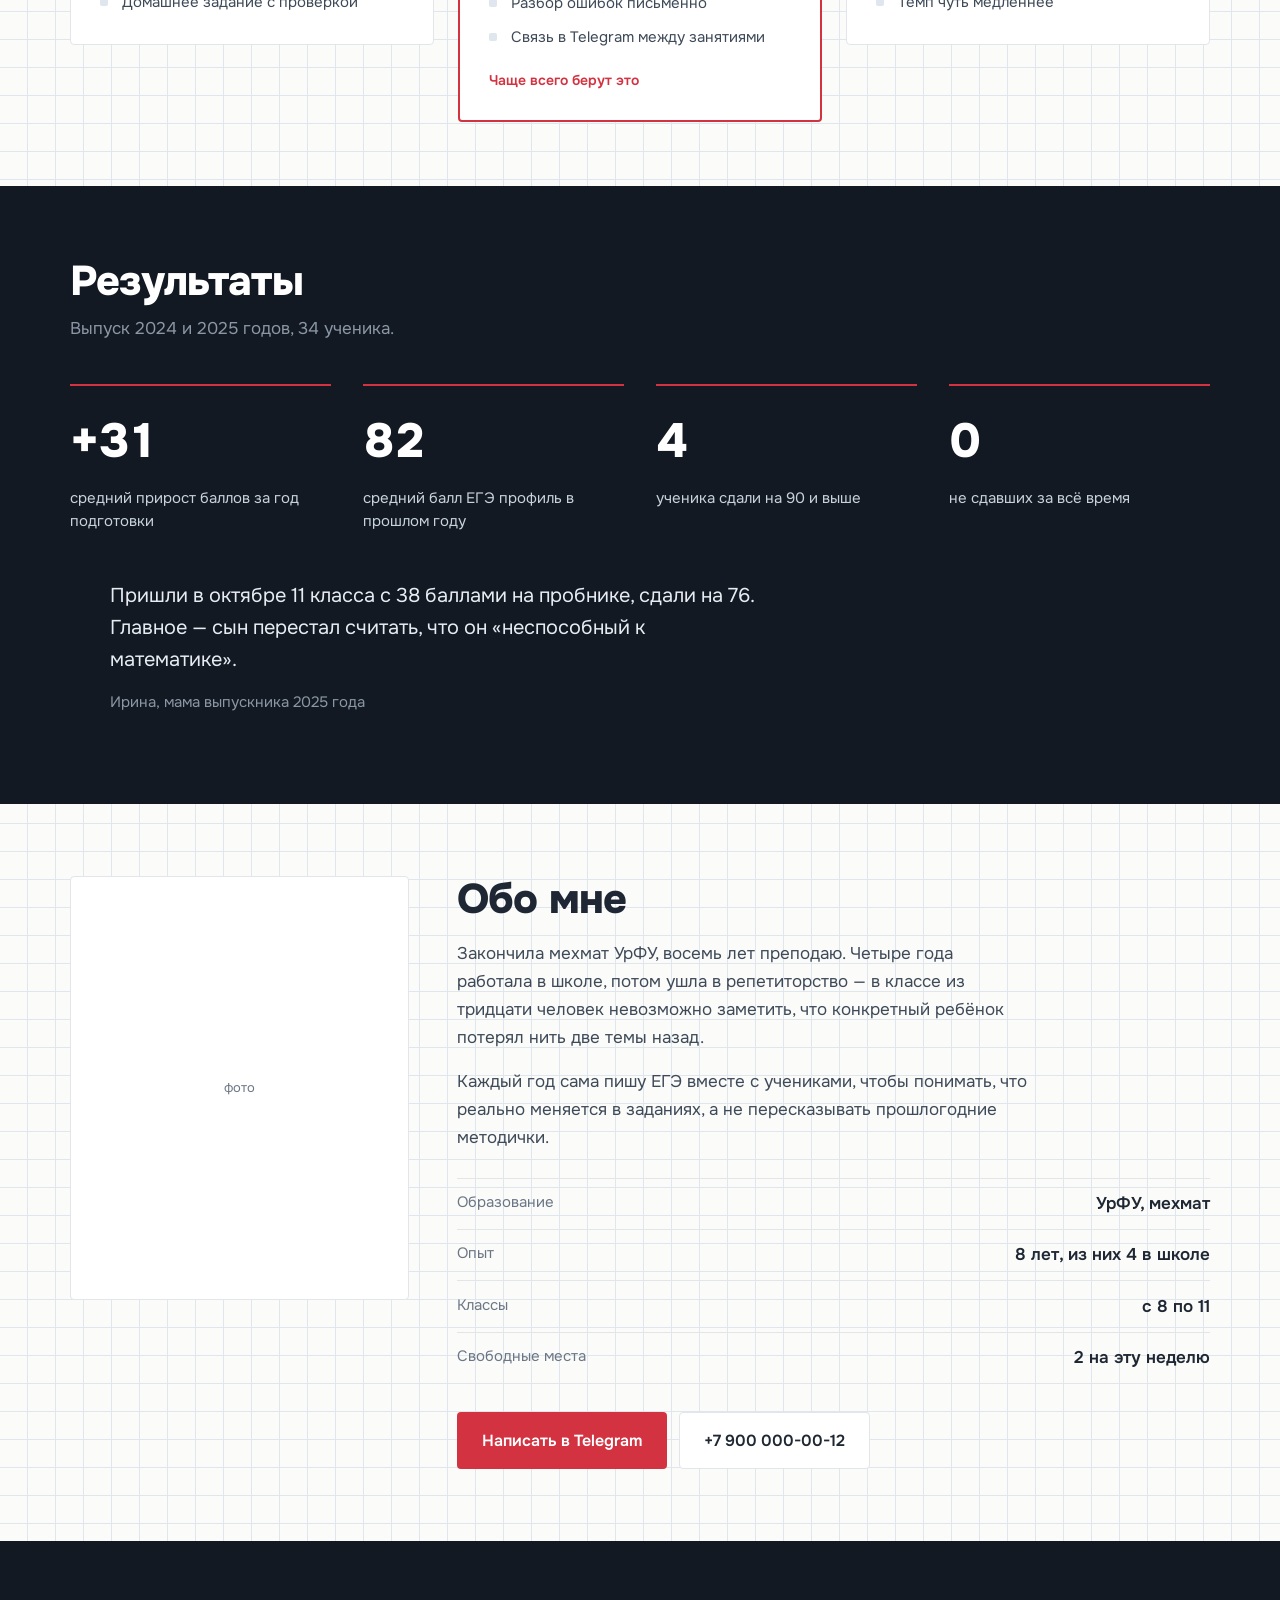
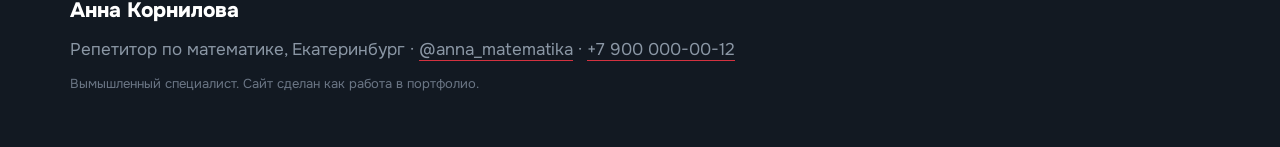
<file: repetitor/index.html>
<!doctype html>
<html lang="ru">
<head>
<meta charset="utf-8">
<meta name="viewport" content="width=device-width, initial-scale=1">
<title>Анна Корнилова — репетитор по математике, ЕГЭ и ОГЭ</title>
<meta name="description" content="Репетитор по математике: подготовка к ЕГЭ и ОГЭ, 9–11 класс. Онлайн и очно в Екатеринбурге. Первое занятие бесплатно.">
<link rel="preconnect" href="https://fonts.googleapis.com">
<link rel="preconnect" href="https://fonts.gstatic.com" crossorigin>
<link href="https://fonts.googleapis.com/css2?family=Onest:wght@400;500;600;800&family=JetBrains+Mono:wght@400;500&display=swap" rel="stylesheet">
<link rel="stylesheet" href="style.css">
</head>
<body>

<a class="skip" href="#price">К ценам</a>

<header class="bar">
  <div class="bar__in">
    <a class="me" href="#top">
      <span class="me__nm">Анна Корнилова</span>
      <span class="me__rl">математика · ЕГЭ и ОГЭ</span>
    </a>
    <button class="burger" id="burger" aria-expanded="false" aria-controls="nav">
      <span></span><span></span><span></span><em class="vh">Меню</em>
    </button>
    <nav class="nav" id="nav">
      <a href="#how">Как занимаемся</a>
      <a href="#price">Цены</a>
      <a href="#results">Результаты</a>
      <a href="#about">Обо мне</a>
    </nav>
  </div>
</header>

<main id="top">

  <section class="hero">
    <div class="wrap hero__in">
      <div class="hero__txt">
        <h1>Готовлю к ЕГЭ и ОГЭ по математике — с&nbsp;9&nbsp;класса до результата</h1>
        <p class="hero__lead">Беру учеников с любого уровня, включая тех, кому «математика
          просто не даётся». За два года средний прирост моих выпускников — 31 балл.</p>
        <div class="hero__act">
          <a class="btn btn--solid" href="https://t.me/anna_matematika">Записаться на пробное</a>
          <a class="btn btn--line" href="#price">Сколько стоит</a>
        </div>
        <p class="hero__fine">Первое занятие бесплатное: смотрим, где пробелы, и решаем,
          сработаемся ли.</p>
      </div>

      <figure class="task">
        <figcaption class="task__cap">Задача из первой части профиля</figcaption>
        <p class="task__q">Найдите корень уравнения<br><b>3<sup>x−5</sup> = 81</b></p>

        <button class="task__btn" id="solveBtn" aria-expanded="false" aria-controls="solution">
          Показать решение
        </button>

        <div class="task__sol" id="solution" hidden>
          <ol class="steps">
            <li><span class="steps__n">1</span>
              <div>Замечаем, что 81 — это степень тройки:
                <code>81 = 3<sup>4</sup></code></div></li>
            <li><span class="steps__n">2</span>
              <div>Основания слева и справа одинаковые, значит равны показатели:
                <code>x − 5 = 4</code></div></li>
            <li><span class="steps__n">3</span>
              <div>Отсюда <code>x = 9</code></div></li>
          </ol>
          <p class="task__ans">Ответ: <b>9</b></p>
          <p class="task__note">Весь фокус в первом шаге — увидеть одинаковое основание.
            Этому учатся за одно занятие, и дальше вся тема перестаёт быть страшной.</p>
        </div>
      </figure>
    </div>
  </section>

  <section class="how" id="how">
    <div class="wrap">
      <h2 class="h2">Как проходят занятия</h2>
      <div class="how__grid">
        <article>
          <h3>Сначала диагностика</h3>
          <p>На первом занятии даю короткую работу и смотрю не оценку, а где именно рвётся:
            часто «не понимаю производные» оказывается дробями за шестой класс.</p>
        </article>
        <article>
          <h3>План до экзамена</h3>
          <p>После диагностики присылаю список тем с датами. Вы видите, что мы успеваем,
            а что придётся догонять летом.</p>
        </article>
        <article>
          <h3>Занятие — 80 минут</h3>
          <p>Разбор домашнего, новая тема, и обязательно решаем вместе, а не я у доски.
            Ученик пишет сам с первой минуты.</p>
        </article>
        <article>
          <h3>Отчёт родителям</h3>
          <p>Раз в две недели пишу, что сделано и где провал. Без «всё хорошо» —
            если ученик не работает, вы узнаете об этом сразу.</p>
        </article>
      </div>
    </div>
  </section>

  <section class="price" id="price">
    <div class="wrap">
      <h2 class="h2">Цены</h2>
      <p class="h2sub">Занятия по 80 минут. Оплата по факту, за неделю или за месяц — как удобно.</p>

      <div class="plans">
        <article class="plan">
          <h3 class="plan__h">Индивидуально, онлайн</h3>
          <p class="plan__p">1600&nbsp;₽<span>/занятие</span></p>
          <ul class="plan__l">
            <li>Zoom и общая онлайн-доска</li>
            <li>Запись занятия остаётся ученику</li>
            <li>Домашнее задание с проверкой</li>
          </ul>
        </article>

        <article class="plan plan--main">
          <h3 class="plan__h">Индивидуально, очно</h3>
          <p class="plan__p">2000&nbsp;₽<span>/занятие</span></p>
          <ul class="plan__l">
            <li>У меня дома, район Автовокзала</li>
            <li>Домашнее задание с проверкой</li>
            <li>Разбор ошибок письменно</li>
            <li>Связь в Telegram между занятиями</li>
          </ul>
          <p class="plan__tag">Чаще всего берут это</p>
        </article>

        <article class="plan">
          <h3 class="plan__h">Пара учеников</h3>
          <p class="plan__p">1200&nbsp;₽<span>/с человека</span></p>
          <ul class="plan__l">
            <li>Двое с похожим уровнем</li>
            <li>Друг или одноклассник</li>
            <li>Темп чуть медленнее</li>
          </ul>
        </article>
      </div>
    </div>
  </section>

  <section class="results" id="results">
    <div class="wrap">
      <h2 class="h2 h2--light">Результаты</h2>
      <p class="results__sub">Выпуск 2024 и 2025 годов, 34 ученика.</p>

      <dl class="nums">
        <div><dt>+31</dt><dd>средний прирост баллов за год подготовки</dd></div>
        <div><dt>82</dt><dd>средний балл ЕГЭ профиль в прошлом году</dd></div>
        <div><dt>4</dt><dd>ученика сдали на 90 и выше</dd></div>
        <div><dt>0</dt><dd>не сдавших за всё время</dd></div>
      </dl>

      <blockquote class="quote">
        <p>Пришли в октябре 11 класса с 38 баллами на пробнике, сдали на 76. Главное —
          сын перестал считать, что он «неспособный к математике».</p>
        <footer>Ирина, мама выпускника 2025 года</footer>
      </blockquote>
    </div>
  </section>

  <section class="about" id="about">
    <div class="wrap about__in">
      <div class="about__ph" role="img" aria-label="Фотография Анны Корниловой">
        <span>фото</span>
      </div>
      <div>
        <h2 class="h2">Обо мне</h2>
        <p class="about__tx">Закончила мехмат УрФУ, восемь лет преподаю. Четыре года работала
          в школе, потом ушла в репетиторство — в классе из тридцати человек невозможно
          заметить, что конкретный ребёнок потерял нить две темы назад.</p>
        <p class="about__tx">Каждый год сама пишу ЕГЭ вместе с учениками, чтобы понимать,
          что реально меняется в заданиях, а не пересказывать прошлогодние методички.</p>

        <dl class="about__list">
          <div><dt>Образование</dt><dd>УрФУ, мехмат</dd></div>
          <div><dt>Опыт</dt><dd>8 лет, из них 4 в школе</dd></div>
          <div><dt>Классы</dt><dd>с 8 по 11</dd></div>
          <div><dt>Свободные места</dt><dd>2 на эту неделю</dd></div>
        </dl>

        <div class="about__act">
          <a class="btn btn--solid" href="https://t.me/anna_matematika">Написать в Telegram</a>
          <a class="btn btn--line" href="tel:+79000000012">+7 900 000-00-12</a>
        </div>
      </div>
    </div>
  </section>

</main>

<footer class="foot">
  <div class="wrap">
    <p class="foot__nm">Анна Корнилова</p>
    <p>Репетитор по математике, Екатеринбург ·
      <a href="https://t.me/anna_matematika">@anna_matematika</a> ·
      <a href="tel:+79000000012">+7 900 000-00-12</a></p>
    <p class="foot__fine">Вымышленный специалист. Сайт сделан как работа в портфолио.</p>
  </div>
</footer>

<script src="script.js"></script>
</body>
</html>
</file>
<file: portfolio.css>
/* Обложка портфолио. Намеренно сдержанная: тёмный нейтральный фон,
   чтобы светлые превью работ читались как главное на странице. */

:root{
  --bg:#141619;
  --bg-2:#1C1F24;
  --fg:#F2F4F6;
  --mute:#9AA3AD;
  --line:#2B2F36;
  --ok:#7FD1A6;        /* спокойный акцент, не спорит с цветами работ */

  --h2:clamp(1.7rem,4vw,2.5rem);
  --gut:clamp(1.25rem,4vw,3rem);
}

*,*::before,*::after{box-sizing:border-box}
html{-webkit-text-size-adjust:100%}

body{
  margin:0;background:var(--bg);color:var(--fg);
  font:400 1.0625rem/1.65 "Inter",system-ui,sans-serif;
  overflow-x:hidden;
}

h1,h2,h3{margin:0;font-weight:800;line-height:1.14;letter-spacing:-.022em}
p{margin:0}
a{color:inherit}
ul,dl,dd{margin:0;padding:0}
li{list-style:none}

.wrap{width:min(1180px,100% - var(--gut)*2);margin-inline:auto}
.skip{position:absolute;left:-9999px;background:var(--fg);color:var(--bg);padding:.6rem 1rem;z-index:60}
.skip:focus{left:.5rem;top:.5rem}
:focus-visible{outline:3px solid var(--ok);outline-offset:3px}

/* ——— шапка ——— */
.bar{border-bottom:1px solid var(--line);position:sticky;top:0;background:rgba(20,22,25,.92);backdrop-filter:blur(8px);z-index:50}
.bar__in{width:min(1180px,100% - var(--gut)*2);margin-inline:auto;display:flex;align-items:center;gap:1rem;min-height:64px}
.bar__nm{font-weight:800;margin-right:auto}
.bar__tg{text-decoration:none;font-weight:600;font-size:.9375rem;border-bottom:1px solid var(--ok);padding-bottom:1px}

/* ——— первый экран ——— */
.lead{padding:clamp(3rem,8vw,5.5rem) 0 clamp(2.5rem,6vw,4rem)}
.lead h1{font-size:clamp(2.1rem,5.5vw,3.6rem);max-width:17ch;text-wrap:balance}
.lead__p{margin-top:1.3rem;max-width:58ch;color:#C3CBD3;font-size:clamp(1.0625rem,1.6vw,1.1875rem)}

.facts{
  margin-top:clamp(2.25rem,5vw,3.25rem);
  display:grid;grid-template-columns:repeat(4,minmax(0,1fr));
  gap:clamp(1rem,2.5vw,2rem);
}
.facts div{border-top:1px solid var(--line);padding-top:.9rem}
.facts dt{font-weight:800;font-size:clamp(1.15rem,2.2vw,1.5rem);letter-spacing:-.02em}
.facts dd{color:var(--mute);font-size:.9375rem;margin-top:.2rem}

/* ——— работы ——— */
.works{padding:clamp(2.5rem,6vw,4rem) 0}
.h2{font-size:var(--h2)}
.h2sub{color:var(--mute);margin-top:.7rem;max-width:62ch}

.grid{margin-top:clamp(1.75rem,4vw,2.5rem);display:grid;gap:clamp(1.75rem,4vw,2.75rem)}

.work{
  background:var(--bg-2);border:1px solid var(--line);border-radius:6px;
  overflow:hidden;
  display:grid;grid-template-columns:minmax(0,1.25fr) minmax(0,.75fr);
}

/* живое превью: настоящий сайт в уменьшенном окне */
.work__view{display:block;text-decoration:none;background:#fff}
.work__frame{
  position:relative;overflow:hidden;
  aspect-ratio:16/10;
}
.work__frame iframe{
  position:absolute;top:0;left:0;
  width:1440px;height:900px;
  border:0;
  transform:scale(.42);
  transform-origin:0 0;
  pointer-events:none;   /* клик уходит на ссылку-обёртку */
}
.work__view:hover .work__frame{opacity:.9}

.work__txt{padding:clamp(1.4rem,3vw,2rem);display:flex;flex-direction:column;justify-content:center}
.work__txt h3{font-size:1.4rem}
.work__txt p{margin-top:.7rem;color:#BEC6CE;font-size:.9375rem;line-height:1.6}

.tags{display:flex;flex-wrap:wrap;gap:.4rem;margin-top:1.1rem}
.tags li{border:1px solid var(--line);border-radius:999px;padding:.3rem .7rem;font-size:.8125rem;color:var(--mute)}

.work__go{
  margin-top:1.5rem;align-self:flex-start;
  text-decoration:none;font-weight:600;font-size:.9375rem;
  color:var(--ok);
}
.work__go:hover{text-decoration:underline}

/* ——— что входит ——— */
.what{padding:clamp(2.5rem,6vw,4rem) 0}
.what__in{display:grid;grid-template-columns:minmax(0,.8fr) minmax(0,1.2fr);gap:clamp(1.75rem,4vw,3.5rem);align-items:start}
.what__lead{color:var(--mute);margin-top:.8rem;max-width:30ch}
.what__list li{padding:1.2rem 0;border-top:1px solid var(--line);color:#BEC6CE;font-size:.9375rem;line-height:1.6}
.what__list li:last-child{border-bottom:1px solid var(--line)}
.what__list b{display:block;color:var(--fg);font-size:1.0625rem;margin-bottom:.25rem}

/* ——— призыв ——— */
.cta{background:var(--bg-2);border-top:1px solid var(--line);border-bottom:1px solid var(--line);padding:clamp(2.75rem,6vw,4.5rem) 0}
.h2--light{color:var(--fg)}
.cta__p{margin-top:1rem;max-width:56ch;color:#C3CBD3}
.cta__act{display:flex;flex-wrap:wrap;gap:.8rem;margin-top:1.9rem}

.btn{display:inline-block;text-decoration:none;font-weight:600;font-size:1rem;padding:.9rem 1.6rem;border:1px solid transparent;border-radius:4px;transition:background-color .18s,border-color .18s}
.btn--solid{background:var(--ok);color:#0E1A14}
.btn--solid:hover{background:#95DCB6}
.btn--line{border-color:var(--line);color:var(--fg)}
.btn--line:hover{border-color:var(--fg)}

/* ——— подвал ——— */
.foot{padding:2rem 0;color:var(--mute);font-size:.9375rem}

/* ——— мобильные ——— */
@media (max-width:980px){
  .work{grid-template-columns:1fr}
  .what__in{grid-template-columns:1fr}
  .facts{grid-template-columns:repeat(2,minmax(0,1fr))}
}

@media (max-width:720px){
  .work__frame iframe{transform:scale(.3)}
  .btn{flex:1 1 100%;text-align:center}
}

@media (max-width:420px){
  .work__frame iframe{transform:scale(.24)}
}

@media (prefers-reduced-motion:reduce){
  *{transition-duration:.01ms !important}
}
</file>
<file: barbershop/style.css>
/* ГРАЧ — барбершоп.
   Материальность: холодная плитка, затирка, тёмный индиго вывески, ледяной акцент. */

:root{
  --ink:#222A63;        /* тёмный индиго — цвет вывески и тёмных блоков */
  --ink-deep:#161C45;   /* он же глубже: подвал и низ героя */
  --steel:#6E779E;      /* второстепенный текст */
  --tile:#EAF2F7;       /* плитка */
  --grout:#CBDCE6;      /* затирка между плитками */
  --paper:#F5FAFC;      /* фон страницы */
  --accent:#86CFE8;     /* единственный акцент — ледяной голубой */
  --accent-hi:#9EDBF0;

  --h1:clamp(5.25rem,21vw,13rem);
  --h2:clamp(2rem,5vw,3.25rem);
  --gut:clamp(1.25rem,4vw,3rem);
}

*,*::before,*::after{box-sizing:border-box}

html{-webkit-text-size-adjust:100%}

body{
  margin:0;
  background:var(--paper);
  color:var(--ink);
  font:400 1.0625rem/1.65 "IBM Plex Sans",system-ui,sans-serif;
  overflow-x:hidden;
}

h1,h2,h3{margin:0;font-family:"Oswald","IBM Plex Sans",sans-serif;font-weight:700;line-height:.9}
p{margin:0}
a{color:inherit}
img,svg{display:block;max-width:100%}
ul,dl,dd{margin:0;padding:0}
li{list-style:none}

.wrap{width:min(1180px,100% - var(--gut)*2);margin-inline:auto}
.vh{position:absolute;width:1px;height:1px;overflow:hidden;clip-path:inset(50%)}

.skip{position:absolute;left:-9999px;top:0;background:var(--accent);color:#fff;padding:.6rem 1rem;z-index:50}
.skip:focus{left:.5rem;top:.5rem}

:focus-visible{outline:3px solid var(--accent);outline-offset:3px}

/* ——— верхняя панель ——— */
.bar{position:sticky;top:0;z-index:40;background:var(--ink);color:var(--tile)}
.bar__in{
  width:min(1180px,100% - var(--gut)*2);margin-inline:auto;
  display:flex;align-items:center;gap:1.5rem;
  min-height:68px;
}
.mark{display:flex;align-items:center;gap:.6rem;text-decoration:none;margin-right:auto}
.mark__ico{width:30px;height:30px;fill:var(--accent);flex:none}
.mark__txt{font-family:"Oswald",sans-serif;font-weight:700;font-size:1.75rem;letter-spacing:.06em}

.nav{display:flex;align-items:center;gap:1.75rem;font-size:.9375rem}
.nav a{text-decoration:none;color:#C8CFD6;padding:.25rem 0;border-bottom:1px solid transparent}
.nav a:hover{color:#fff;border-bottom-color:var(--accent)}
.nav__tel{font-weight:600;color:#fff !important;white-space:nowrap}

.burger{display:none;width:44px;height:44px;border:0;background:none;padding:10px;cursor:pointer}
.burger span{display:block;height:2px;background:var(--tile);margin:5px 0;transition:transform .25s,opacity .2s}
.burger[aria-expanded="true"] span:nth-child(1){transform:translateY(7px) rotate(45deg)}
.burger[aria-expanded="true"] span:nth-child(2){opacity:0}
.burger[aria-expanded="true"] span:nth-child(3){transform:translateY(-7px) rotate(-45deg)}

/* ——— герой: вывеска на плиточной стене ——— */
.hero{position:relative;color:var(--tile);background:var(--ink-deep);overflow:hidden}
.hero__wall{
  position:absolute;inset:0;
  background:
    linear-gradient(160deg,rgba(0,0,0,.10),rgba(0,0,0,.70)),
    repeating-linear-gradient(0deg,transparent 0 59px,rgba(255,255,255,.055) 59px 60px),
    repeating-linear-gradient(90deg,transparent 0 59px,rgba(255,255,255,.055) 59px 60px),
    var(--ink);
}
.hero__in{
  position:relative;
  width:min(1180px,100% - var(--gut)*2);margin-inline:auto;
  padding:clamp(3.5rem,9vw,7rem) 0 clamp(3rem,7vw,5rem);
}
.hero__over{color:var(--accent);font-weight:600;font-size:.9375rem;margin-bottom:.75rem}

.hero__name{
  font-size:var(--h1);
  letter-spacing:-.01em;
  color:transparent;
  -webkit-text-stroke:2px rgba(237,239,240,.55);
  margin-bottom:.16em;
}
.hero__name span{
  display:inline-block;
  color:var(--tile);
  -webkit-text-stroke:0;
}
/* единственная анимация на странице — вывеска «загорается» буква за буквой */
.hero__name span{opacity:0;transform:translateY(.09em)}
.hero__name.lit span{animation:lit .5s cubic-bezier(.2,.7,.3,1) forwards}
@keyframes lit{to{opacity:1;transform:none}}

.hero__lead{max-width:46ch;color:#B9C3CC;font-size:clamp(1.0625rem,1.6vw,1.1875rem)}

.hero__act{display:flex;flex-wrap:wrap;gap:.875rem;margin-top:2rem}

.btn{
  display:inline-block;text-decoration:none;
  font-weight:600;font-size:1rem;
  padding:.95rem 1.6rem;
  border:1px solid transparent;
  transition:background-color .18s,color .18s,border-color .18s;
}
.btn--accent{background:var(--accent);color:#0B1F2A}
.btn--accent:hover{background:var(--accent-hi)}
.btn--ghost{border-color:rgba(237,239,240,.4);color:var(--tile)}
.btn--ghost:hover{border-color:var(--tile);background:rgba(237,239,240,.08)}

.hours{
  display:flex;flex-wrap:wrap;gap:0 3rem;
  margin-top:clamp(2.5rem,6vw,4rem);
  padding-top:1.5rem;
  border-top:1px solid rgba(237,239,240,.16);
}
.hours dt{font-family:"Oswald",sans-serif;font-weight:700;font-size:1.375rem;color:var(--tile)}
.hours dd{color:var(--steel);font-size:.9375rem}

/* ——— заголовки секций ——— */
.h2{font-size:var(--h2);letter-spacing:-.005em}
.h2--light{color:var(--tile)}
.h2sub{color:var(--steel);margin-top:.75rem;max-width:52ch}

.price{padding:clamp(3.5rem,8vw,6rem) 0}

/* прайс выложен плиткой: затирка — это зазоры сетки */
.tiles{
  margin-top:clamp(1.75rem,4vw,2.5rem);
  display:grid;
  grid-template-columns:repeat(4,1fr);
  gap:3px;
  background:var(--grout);
  padding:3px;
}
.tile{
  background:var(--tile);
  padding:1.5rem 1.5rem 1.35rem;
  display:flex;flex-direction:column;
  min-height:168px;
  transition:background-color .18s;
}
.tile:hover{background:#fff}
.tile__n{font-family:"Oswald",sans-serif;font-weight:700;font-size:1.5rem;line-height:1.05}
.tile__d{color:var(--steel);font-size:.9375rem;margin-top:.5rem}
.tile__p{
  margin-top:auto;padding-top:1rem;
  font-family:"Oswald",sans-serif;font-weight:700;font-size:2.125rem;
  color:var(--ink);
}

/* ——— мастера ——— */
.masters{padding:0 0 clamp(3.5rem,8vw,6rem)}
.crew{
  margin-top:clamp(1.75rem,4vw,2.5rem);
  display:grid;grid-template-columns:repeat(auto-fit,minmax(265px,1fr));
  gap:clamp(1.5rem,3vw,2.5rem);
}
.man__ph{
  aspect-ratio:4/5;
  background:
    repeating-linear-gradient(0deg,transparent 0 39px,rgba(0,0,0,.07) 39px 40px),
    repeating-linear-gradient(90deg,transparent 0 39px,rgba(0,0,0,.07) 39px 40px),
    var(--grout);
  border:1px solid var(--accent);
  display:grid;place-items:center;
}
.man__note{color:var(--steel);font-size:.8125rem}
.man__nm{font-size:1.875rem;margin-top:1.1rem}
.man__rl{color:var(--accent);font-weight:600;font-size:.9375rem;margin-top:.3rem}
.man__tx{margin-top:.7rem;color:#38465A;max-width:34ch}

/* ——— как это у нас ——— */
.how{background:var(--ink);color:var(--tile);padding:clamp(3.5rem,8vw,6rem) 0}
.how__in{display:grid;grid-template-columns:minmax(0,.8fr) minmax(0,1.2fr);gap:clamp(2rem,5vw,4rem);align-items:start}
.how__lead{color:#9AA7B4;margin-top:.9rem;max-width:30ch}
.facts li{
  padding:1.4rem 0;
  border-top:1px solid rgba(237,239,240,.16);
  color:#B9C3CC;
}
.facts li:last-child{border-bottom:1px solid rgba(237,239,240,.16)}
.facts b{
  display:block;
  font-family:"Oswald",sans-serif;font-weight:700;font-size:1.375rem;
  color:var(--tile);margin-bottom:.3rem;
}

/* ——— адрес ——— */
.where{padding:clamp(3.5rem,8vw,6rem) 0}
.where__in{display:grid;grid-template-columns:minmax(0,1fr) minmax(0,1fr);gap:clamp(2rem,5vw,4rem);align-items:start}
.where__txt p{margin-top:1rem;color:#38465A;max-width:44ch}
.where__list{margin:1.75rem 0;border-top:1px solid var(--grout)}
.where__list div{display:flex;gap:1rem;justify-content:space-between;padding:.8rem 0;border-bottom:1px solid var(--grout)}
.where__list dt{color:var(--steel);font-size:.9375rem}
.where__list dd{font-weight:500;text-align:right}
.where__list a{text-decoration:none;border-bottom:1px solid var(--accent)}
.where__map svg{width:100%;height:auto;border:1px solid var(--grout)}
.where__cap{margin-top:.7rem;color:var(--steel);font-size:.875rem}

/* ——— подвал ——— */
.foot{background:var(--ink-deep);color:#9AA7B4;padding:clamp(2.5rem,6vw,4rem) 0}
.foot__in{display:grid;gap:.6rem}
.foot__mark{font-family:"Oswald",sans-serif;font-weight:700;font-size:2rem;color:var(--tile);letter-spacing:.06em}
.foot a{text-decoration:none;border-bottom:1px solid var(--accent)}
.foot__fine{font-size:.8125rem;color:var(--steel);margin-top:.5rem}

/* ——— мобильные ——— */
@media (max-width:1040px){
  .tiles{grid-template-columns:repeat(2,1fr)}
}

@media (max-width:860px){
  .how__in,.where__in{grid-template-columns:1fr}
}

@media (max-width:720px){
  .burger{display:block;margin-left:auto}
  .nav{
    position:absolute;top:100%;left:0;right:0;
    display:none;flex-direction:column;align-items:flex-start;gap:0;
    background:var(--ink);
    padding:.5rem var(--gut) 1.25rem;
    border-top:1px solid rgba(237,239,240,.16);
  }
  .nav.open{display:flex}
  .nav a{width:100%;padding:.9rem 0;border-bottom:1px solid rgba(237,239,240,.1)}
  .hero__name{-webkit-text-stroke-width:1px}
  .tiles{grid-template-columns:1fr}
  .tile{min-height:0}
  .hours{gap:1.25rem 2rem}
  .btn{flex:1 1 100%;text-align:center}
}

@media (prefers-reduced-motion:reduce){
  *{animation-duration:.01ms !important;transition-duration:.01ms !important}
  .hero__name span{opacity:1;transform:none}
}
</file>
<file: penka/style.css>
/* Пенка — кофейня.
   Тёплое молоко, эспрессо, абрикос. Книжный сериф в заголовках. */

:root{
  --milk:#FCF8F2;        /* фон страницы — тёплое молоко */
  --milk-deep:#F4EBDF;   /* подложка карточек */
  --espresso:#3B2430;    /* тёмный, сливово-коричневый */
  --espresso-2:#2A1822;
  --mute:#8A7380;        /* второстепенный текст */
  --line:#E3D5C6;        /* линии и рамки */
  --apricot:#E29A52;     /* акцент */
  --apricot-hi:#EEAC68;

  --h2:clamp(1.9rem,4.5vw,2.9rem);
  --gut:clamp(1.25rem,4vw,3rem);
}

*,*::before,*::after{box-sizing:border-box}
html{-webkit-text-size-adjust:100%}

body{
  margin:0;
  background:var(--milk);
  color:var(--espresso);
  font:400 1.0625rem/1.7 "Manrope",system-ui,sans-serif;
  overflow-x:hidden;
}

h1,h2,h3{margin:0;font-family:"Literata",Georgia,serif;font-weight:700;line-height:1.12}
p{margin:0}
a{color:inherit}
ul,dl,dd,figure{margin:0;padding:0}
li{list-style:none}

.wrap{width:min(1160px,100% - var(--gut)*2);margin-inline:auto}
.vh{position:absolute;width:1px;height:1px;overflow:hidden;clip-path:inset(50%)}
.skip{position:absolute;left:-9999px;background:var(--espresso);color:var(--milk);padding:.6rem 1rem;z-index:60}
.skip:focus{left:.5rem;top:.5rem}
:focus-visible{outline:3px solid var(--apricot);outline-offset:3px}

/* ——— шапка ——— */
.top{position:sticky;top:0;z-index:50;background:rgba(252,248,242,.92);backdrop-filter:blur(8px);border-bottom:1px solid var(--line)}
.top__in{width:min(1160px,100% - var(--gut)*2);margin-inline:auto;display:flex;align-items:center;gap:1.5rem;min-height:66px}
.logo{font-family:"Literata",Georgia,serif;font-weight:700;font-size:1.6rem;text-decoration:none;margin-right:auto}
.nav{display:flex;align-items:center;gap:1.75rem;font-size:.9375rem}
.nav a{text-decoration:none;padding:.2rem 0;border-bottom:1px solid transparent}
.nav a:hover{border-bottom-color:var(--apricot)}
.nav__ph{font-weight:600;white-space:nowrap}

.burger{display:none;width:44px;height:44px;border:0;background:none;padding:10px;cursor:pointer;margin-left:auto}
.burger span{display:block;height:2px;background:var(--espresso);margin:5px 0;transition:transform .25s,opacity .2s}
.burger[aria-expanded="true"] span:nth-child(1){transform:translateY(7px) rotate(45deg)}
.burger[aria-expanded="true"] span:nth-child(2){opacity:0}
.burger[aria-expanded="true"] span:nth-child(3){transform:translateY(-7px) rotate(-45deg)}

/* ——— герой: что происходит прямо сейчас ——— */
.now{padding:clamp(2.5rem,7vw,5rem) 0 clamp(3rem,7vw,5rem)}
.now__in{display:grid;grid-template-columns:minmax(0,1.35fr) minmax(0,.65fr);gap:clamp(2rem,5vw,4rem);align-items:center}

.now__clock{color:var(--mute);font-size:1rem}
.now__clock time{
  font-family:"Literata",Georgia,serif;font-weight:600;
  color:var(--espresso);font-size:1.15rem;
  font-variant-numeric:tabular-nums;
}
.now__head{font-size:clamp(2.6rem,7vw,4.6rem);margin:.5rem 0 1rem;letter-spacing:-.015em}
.now__say{font-size:clamp(1.0625rem,1.8vw,1.25rem);max-width:44ch;color:#5A4350}
.now__act{display:flex;flex-wrap:wrap;gap:.875rem;margin-top:2rem}

.btn{display:inline-block;text-decoration:none;font-weight:600;font-size:1rem;padding:.9rem 1.6rem;border:1px solid transparent;border-radius:2px;transition:background-color .18s,border-color .18s}
.btn--solid{background:var(--espresso);color:var(--milk)}
.btn--solid:hover{background:var(--espresso-2)}
.btn--line{border-color:var(--line);background:transparent}
.btn--line:hover{border-color:var(--espresso)}

/* чашка, нарисованная кодом: пенка, молоко, кофе */
.cup{display:grid;justify-items:center}
.cup__svg{width:min(300px,70vw);height:auto}

/* ——— меню ——— */
.menu{padding:clamp(2.5rem,6vw,4rem) 0}
.h2{font-size:var(--h2);letter-spacing:-.01em}
.h2--on-dark{color:var(--milk)}

.menu__head{display:flex;flex-wrap:wrap;gap:1.25rem;align-items:center;justify-content:space-between;margin-bottom:clamp(1.5rem,4vw,2.25rem)}

.switch{display:flex;gap:2px;background:var(--line);padding:2px;border-radius:999px}
.switch button{
  border:0;cursor:pointer;
  font:600 .9375rem/1 "Manrope",sans-serif;
  color:#6B5560;background:var(--milk);
  padding:.65rem 1.15rem;border-radius:999px;
  transition:background-color .18s,color .18s;
}
.switch button:hover{background:#fff}
.switch button[aria-selected="true"]{background:var(--espresso);color:var(--milk)}

.menu__grid{display:grid;grid-template-columns:repeat(2,minmax(0,1fr));gap:clamp(1.25rem,3vw,2rem)}
.card{background:var(--milk-deep);border:1px solid var(--line);border-radius:3px;padding:clamp(1.5rem,3vw,2.25rem)}
.card__h{font-size:1.75rem}
.card__note{color:var(--mute);font-size:.9375rem;margin-top:.4rem}

.list{margin-top:1.4rem;display:grid;gap:.1rem}
.list li{display:flex;align-items:baseline;gap:.5rem;padding:.55rem 0}
.list li + li{border-top:1px solid rgba(227,213,198,.75)}
.list span{flex:none;max-width:72%}
.list i{flex:1;border-bottom:1px dotted #C9B6A4;transform:translateY(-.25em)}
.list b{flex:none;font-weight:600;font-variant-numeric:tabular-nums}

/* ——— зерно ——— */
.beans{background:var(--espresso);color:#E8DCE2;padding:clamp(3rem,7vw,5rem) 0}
.beans__in{display:grid;grid-template-columns:minmax(0,1.1fr) minmax(0,.9fr);gap:clamp(2rem,5vw,4rem);align-items:start}
.beans__lead{max-width:48ch;margin-top:1.1rem}

.roast{border:1px solid rgba(232,220,226,.22);border-radius:3px;padding:clamp(1.25rem,3vw,1.9rem)}
.roast__cap{font-family:"Literata",Georgia,serif;font-weight:600;font-size:1.25rem;color:var(--milk)}
.roast__bar{display:grid;grid-template-columns:repeat(5,1fr);gap:6px;margin:1rem 0 1.5rem}
.roast__step{height:10px;border-radius:2px;background:rgba(232,220,226,.18)}
.roast__step.is-on{background:var(--apricot)}
.roast__facts div{display:flex;justify-content:space-between;gap:1rem;padding:.6rem 0;border-top:1px solid rgba(232,220,226,.18)}
.roast__facts dt{color:#B49FAA;font-size:.9375rem}
.roast__facts dd{font-weight:600;text-align:right}

/* ——— где мы ——— */
.place{padding:clamp(3rem,7vw,5rem) 0}
.place__tx{margin-top:1.1rem;max-width:46ch;color:#5A4350}
.place__list{margin-top:1.75rem;border-top:1px solid var(--line)}
.place__list div{display:flex;justify-content:space-between;gap:1rem;padding:.75rem 0;border-bottom:1px solid var(--line)}
.place__list dt{color:var(--mute);font-size:.9375rem}
.place__list dd{font-weight:500;text-align:right}
.place__list a{text-decoration:none;border-bottom:1px solid var(--apricot)}
.place__in{display:grid;grid-template-columns:minmax(0,1fr) minmax(0,1fr);gap:clamp(2rem,5vw,4rem);align-items:start}

.shots{display:grid;grid-template-columns:1fr 1fr;gap:12px}
.shot{
  background:var(--milk-deep);
  border:1px solid var(--line);
  aspect-ratio:1/.82;
  display:grid;place-items:center;
  color:var(--mute);font-size:.8125rem;
}
.shot--tall{grid-row:span 2;aspect-ratio:auto}

/* ——— подвал ——— */
.foot{background:var(--espresso-2);color:#C2AFB9;padding:clamp(2.5rem,6vw,3.5rem) 0}
.foot__logo{font-family:"Literata",Georgia,serif;font-weight:700;font-size:1.75rem;color:var(--milk);margin-bottom:.5rem}
.foot a{text-decoration:none;border-bottom:1px solid var(--apricot)}
.foot__fine{font-size:.8125rem;color:#9B8792;margin-top:.6rem}

/* ——— мобильные ——— */
@media (max-width:900px){
  .now__in,.beans__in,.place__in{grid-template-columns:1fr}
  .cup{display:none}
  .menu__grid{grid-template-columns:1fr}
}

@media (max-width:720px){
  .burger{display:block}
  .nav{
    position:absolute;top:100%;left:0;right:0;
    display:none;flex-direction:column;align-items:flex-start;gap:0;
    background:var(--milk);padding:.25rem var(--gut) 1.25rem;
    border-bottom:1px solid var(--line);
  }
  .nav.open{display:flex}
  .nav a{width:100%;padding:.9rem 0;border-bottom:1px solid var(--line)}
  .btn{flex:1 1 100%;text-align:center}
  .switch{width:100%}
  .switch button{flex:1;padding:.65rem .5rem}
  .shots{grid-template-columns:1fr 1fr}
  .shot--tall{grid-row:span 1;aspect-ratio:1/.82}
}

@media (prefers-reduced-motion:reduce){
  *{animation-duration:.01ms !important;transition-duration:.01ms !important}
}
</file>
<file: repetitor/style.css>
/* Анна Корнилова — репетитор по математике.
   Материальность: тетрадный лист в клетку, чернила, красная ручка проверяющего. */

:root{
  --page:#FBFBF9;      /* бумага */
  --cell:#DFE6EE;      /* линии клетки */
  --ink:#1E2733;       /* чернила — основной текст */
  --ink-2:#121922;     /* тёмные блоки */
  --grey:#6B7685;      /* второстепенный текст */
  --line:#E2E5E9;
  --red:#D33240;       /* акцент — красная ручка */
  --red-hi:#E04150;

  --h2:clamp(1.8rem,4.2vw,2.6rem);
  --gut:clamp(1.25rem,4vw,3rem);
}

*,*::before,*::after{box-sizing:border-box}
html{-webkit-text-size-adjust:100%}

body{
  margin:0;
  color:var(--ink);
  background:
    repeating-linear-gradient(0deg,transparent 0 27px,var(--cell) 27px 28px),
    repeating-linear-gradient(90deg,transparent 0 27px,var(--cell) 27px 28px),
    var(--page);
  font:400 1.0625rem/1.65 "Onest",system-ui,sans-serif;
  overflow-x:hidden;
}

h1,h2,h3{margin:0;font-weight:800;line-height:1.14;letter-spacing:-.02em}
p{margin:0}
a{color:inherit}
ul,ol,dl,dd,figure{margin:0;padding:0}
li{list-style:none}
code{font-family:"JetBrains Mono",ui-monospace,monospace;font-size:.95em;background:#EEF1F5;padding:.1em .4em;border-radius:3px;white-space:nowrap}

.wrap{width:min(1140px,100% - var(--gut)*2);margin-inline:auto}
.vh{position:absolute;width:1px;height:1px;overflow:hidden;clip-path:inset(50%)}
.skip{position:absolute;left:-9999px;background:var(--ink);color:#fff;padding:.6rem 1rem;z-index:60}
.skip:focus{left:.5rem;top:.5rem}
:focus-visible{outline:3px solid var(--red);outline-offset:3px}

/* ——— шапка ——— */
.bar{position:sticky;top:0;z-index:50;background:rgba(251,251,249,.94);backdrop-filter:blur(8px);border-bottom:1px solid var(--line)}
.bar__in{width:min(1140px,100% - var(--gut)*2);margin-inline:auto;display:flex;align-items:center;gap:1.5rem;min-height:68px}
.me{display:grid;text-decoration:none;margin-right:auto;line-height:1.25}
.me__nm{font-weight:800;font-size:1.0625rem}
.me__rl{color:var(--grey);font-size:.8125rem}
.nav{display:flex;align-items:center;gap:1.6rem;font-size:.9375rem}
.nav a{text-decoration:none;padding:.2rem 0;border-bottom:1px solid transparent}
.nav a:hover{border-bottom-color:var(--red)}

.burger{display:none;width:44px;height:44px;border:0;background:none;padding:10px;cursor:pointer;margin-left:auto}
.burger span{display:block;height:2px;background:var(--ink);margin:5px 0;transition:transform .25s,opacity .2s}
.burger[aria-expanded="true"] span:nth-child(1){transform:translateY(7px) rotate(45deg)}
.burger[aria-expanded="true"] span:nth-child(2){opacity:0}
.burger[aria-expanded="true"] span:nth-child(3){transform:translateY(-7px) rotate(-45deg)}

/* ——— герой ——— */
.hero{padding:clamp(2.5rem,6vw,4.5rem) 0}
.hero__in{display:grid;grid-template-columns:minmax(0,1.05fr) minmax(0,.95fr);gap:clamp(2rem,4vw,3.5rem);align-items:start}
.hero h1{font-size:clamp(1.85rem,4vw,2.8rem);max-width:19ch;text-wrap:balance}
.hero__lead{margin-top:1.1rem;max-width:44ch;color:#3E4A58;font-size:clamp(1.0625rem,1.5vw,1.1875rem)}
.hero__act{display:flex;flex-wrap:wrap;gap:.75rem;margin-top:1.9rem}
.hero__fine{margin-top:1rem;color:var(--grey);font-size:.9375rem;max-width:40ch}

.btn{display:inline-block;text-decoration:none;font-weight:600;font-size:1rem;padding:.9rem 1.5rem;border:1px solid transparent;border-radius:4px;transition:background-color .18s,border-color .18s}
.btn--solid{background:var(--red);color:#fff}
.btn--solid:hover{background:var(--red-hi)}
.btn--line{border-color:var(--line);background:#fff}
.btn--line:hover{border-color:var(--ink)}

/* задача на первом экране */
.task{
  background:#fff;
  border:1px solid var(--line);
  border-left:4px solid var(--red);
  border-radius:4px;
  padding:clamp(1.4rem,3vw,2rem);
  box-shadow:0 1px 0 rgba(30,39,51,.04);
}
.task__cap{color:var(--grey);font-size:.8125rem}
.task__q{margin-top:.8rem;font-size:1.125rem;line-height:1.5}
.task__q b{
  display:inline-block;margin-top:.5rem;
  font-family:"JetBrains Mono",ui-monospace,monospace;
  font-size:1.6rem;font-weight:500;letter-spacing:-.01em;
}
.task__btn{
  margin-top:1.3rem;cursor:pointer;
  font:600 .9375rem/1 "Onest",sans-serif;
  color:var(--red);background:#fff;
  border:1px solid var(--red);border-radius:4px;
  padding:.75rem 1.2rem;
  transition:background-color .18s,color .18s;
}
.task__btn:hover{background:var(--red);color:#fff}

.task__sol{margin-top:1.4rem;border-top:1px solid var(--line);padding-top:1.3rem}
.steps{display:grid;gap:1rem}
.steps li{display:flex;gap:.8rem;align-items:flex-start;font-size:.9375rem;line-height:1.6}
.steps__n{
  flex:none;width:26px;height:26px;border-radius:50%;
  background:#EEF1F5;color:var(--ink);
  display:grid;place-items:center;
  font-family:"JetBrains Mono",monospace;font-size:.8125rem;
}
.task__ans{
  margin-top:1.2rem;padding-top:1rem;border-top:1px dashed var(--line);
  font-family:"JetBrains Mono",monospace;font-size:1.0625rem;color:var(--red);
}
.task__ans b{font-size:1.25rem}
.task__note{margin-top:.9rem;color:var(--grey);font-size:.875rem;line-height:1.6}

/* ——— как занимаемся ——— */
.how{padding:clamp(2.5rem,6vw,4rem) 0}
.h2{font-size:var(--h2)}
.h2--light{color:#fff}
.h2sub{color:var(--grey);margin-top:.6rem;max-width:52ch}
.how__grid{margin-top:clamp(1.5rem,3vw,2.25rem);display:grid;grid-template-columns:repeat(2,minmax(0,1fr));gap:clamp(1rem,2.5vw,1.75rem)}
.how__grid article{background:#fff;border:1px solid var(--line);border-radius:4px;padding:clamp(1.3rem,2.5vw,1.8rem)}
.how__grid h3{font-size:1.25rem}
.how__grid p{margin-top:.6rem;color:#3E4A58;font-size:.9375rem;line-height:1.65}

/* ——— цены ——— */
.price{padding:clamp(2.5rem,6vw,4rem) 0}
.plans{margin-top:clamp(1.5rem,3vw,2.25rem);display:grid;grid-template-columns:repeat(3,minmax(0,1fr));gap:clamp(1rem,2.5vw,1.5rem);align-items:start}
.plan{background:#fff;border:1px solid var(--line);border-radius:4px;padding:clamp(1.3rem,2.5vw,1.8rem)}
.plan--main{border-color:var(--red);border-width:2px}
.plan__h{font-size:1.125rem}
.plan__p{margin-top:.7rem;font-size:2rem;font-weight:800;letter-spacing:-.02em;font-variant-numeric:tabular-nums}
.plan__p span{font-size:.875rem;font-weight:500;color:var(--grey);letter-spacing:0}
.plan__l{margin-top:1.1rem;display:grid;gap:.55rem}
.plan__l li{position:relative;padding-left:1.4rem;color:#3E4A58;font-size:.9375rem}
.plan__l li::before{content:"";position:absolute;left:0;top:.55em;width:8px;height:8px;border-radius:2px;background:var(--cell)}
.plan__tag{margin-top:1.2rem;color:var(--red);font-weight:600;font-size:.875rem}

/* ——— результаты ——— */
.results{background:var(--ink-2);color:#C9D2DC;padding:clamp(2.75rem,6vw,4.5rem) 0}
.results__sub{color:#8B97A5;margin-top:.6rem}
.nums{margin-top:clamp(1.75rem,4vw,2.5rem);display:grid;grid-template-columns:repeat(4,minmax(0,1fr));gap:clamp(1rem,2.5vw,2rem)}
.nums div{border-top:2px solid var(--red);padding-top:1rem}
.nums dt{font-size:clamp(2.1rem,4.5vw,3rem);font-weight:800;color:#fff;letter-spacing:-.03em;font-variant-numeric:tabular-nums}
.nums dd{margin-top:.4rem;font-size:.9375rem;line-height:1.5}

.quote{margin-top:clamp(2rem,4vw,3rem);max-width:60ch}
.quote p{font-size:clamp(1.0625rem,2vw,1.25rem);line-height:1.6;color:#E6ECF2}
.quote footer{margin-top:.9rem;color:#8B97A5;font-size:.9375rem}

/* ——— обо мне ——— */
.about{padding:clamp(2.75rem,6vw,4.5rem) 0}
.about__in{display:grid;grid-template-columns:minmax(0,.45fr) minmax(0,1fr);gap:clamp(1.75rem,4vw,3rem);align-items:start}
.about__ph{
  aspect-ratio:4/5;background:#fff;
  border:1px solid var(--line);border-radius:4px;
  display:grid;place-items:center;color:var(--grey);font-size:.8125rem;
}
.about__tx{margin-top:1rem;color:#3E4A58;max-width:52ch}
.about__list{margin-top:1.6rem;border-top:1px solid var(--line)}
.about__list div{display:flex;justify-content:space-between;gap:1rem;padding:.7rem 0;border-bottom:1px solid var(--line)}
.about__list dt{color:var(--grey);font-size:.9375rem}
.about__list dd{font-weight:600;text-align:right}
.about__act{display:flex;flex-wrap:wrap;gap:.75rem;margin-top:1.75rem}

/* ——— подвал ——— */
.foot{background:var(--ink-2);color:#8B97A5;padding:clamp(2.25rem,5vw,3.25rem) 0}
.foot__nm{font-weight:800;font-size:1.3rem;color:#fff;margin-bottom:.5rem}
.foot a{text-decoration:none;border-bottom:1px solid var(--red)}
.foot__fine{font-size:.8125rem;margin-top:.6rem;color:#6B7685}

/* ——— мобильные ——— */
@media (max-width:980px){
  .hero__in,.about__in{grid-template-columns:1fr}
  .plans{grid-template-columns:1fr}
  .nums{grid-template-columns:repeat(2,minmax(0,1fr))}
}

@media (max-width:720px){
  .burger{display:block}
  .nav{
    position:absolute;top:100%;left:0;right:0;
    display:none;flex-direction:column;align-items:flex-start;gap:0;
    background:var(--page);padding:.25rem var(--gut) 1.25rem;
    border-bottom:1px solid var(--line);
  }
  .nav.open{display:flex}
  .nav a{width:100%;padding:.9rem 0;border-bottom:1px solid var(--line)}
  .how__grid{grid-template-columns:1fr}
  .btn{flex:1 1 100%;text-align:center}
  .about__ph{max-width:260px}
}

@media (prefers-reduced-motion:reduce){
  *{animation-duration:.01ms !important;transition-duration:.01ms !important}
}
</file>
